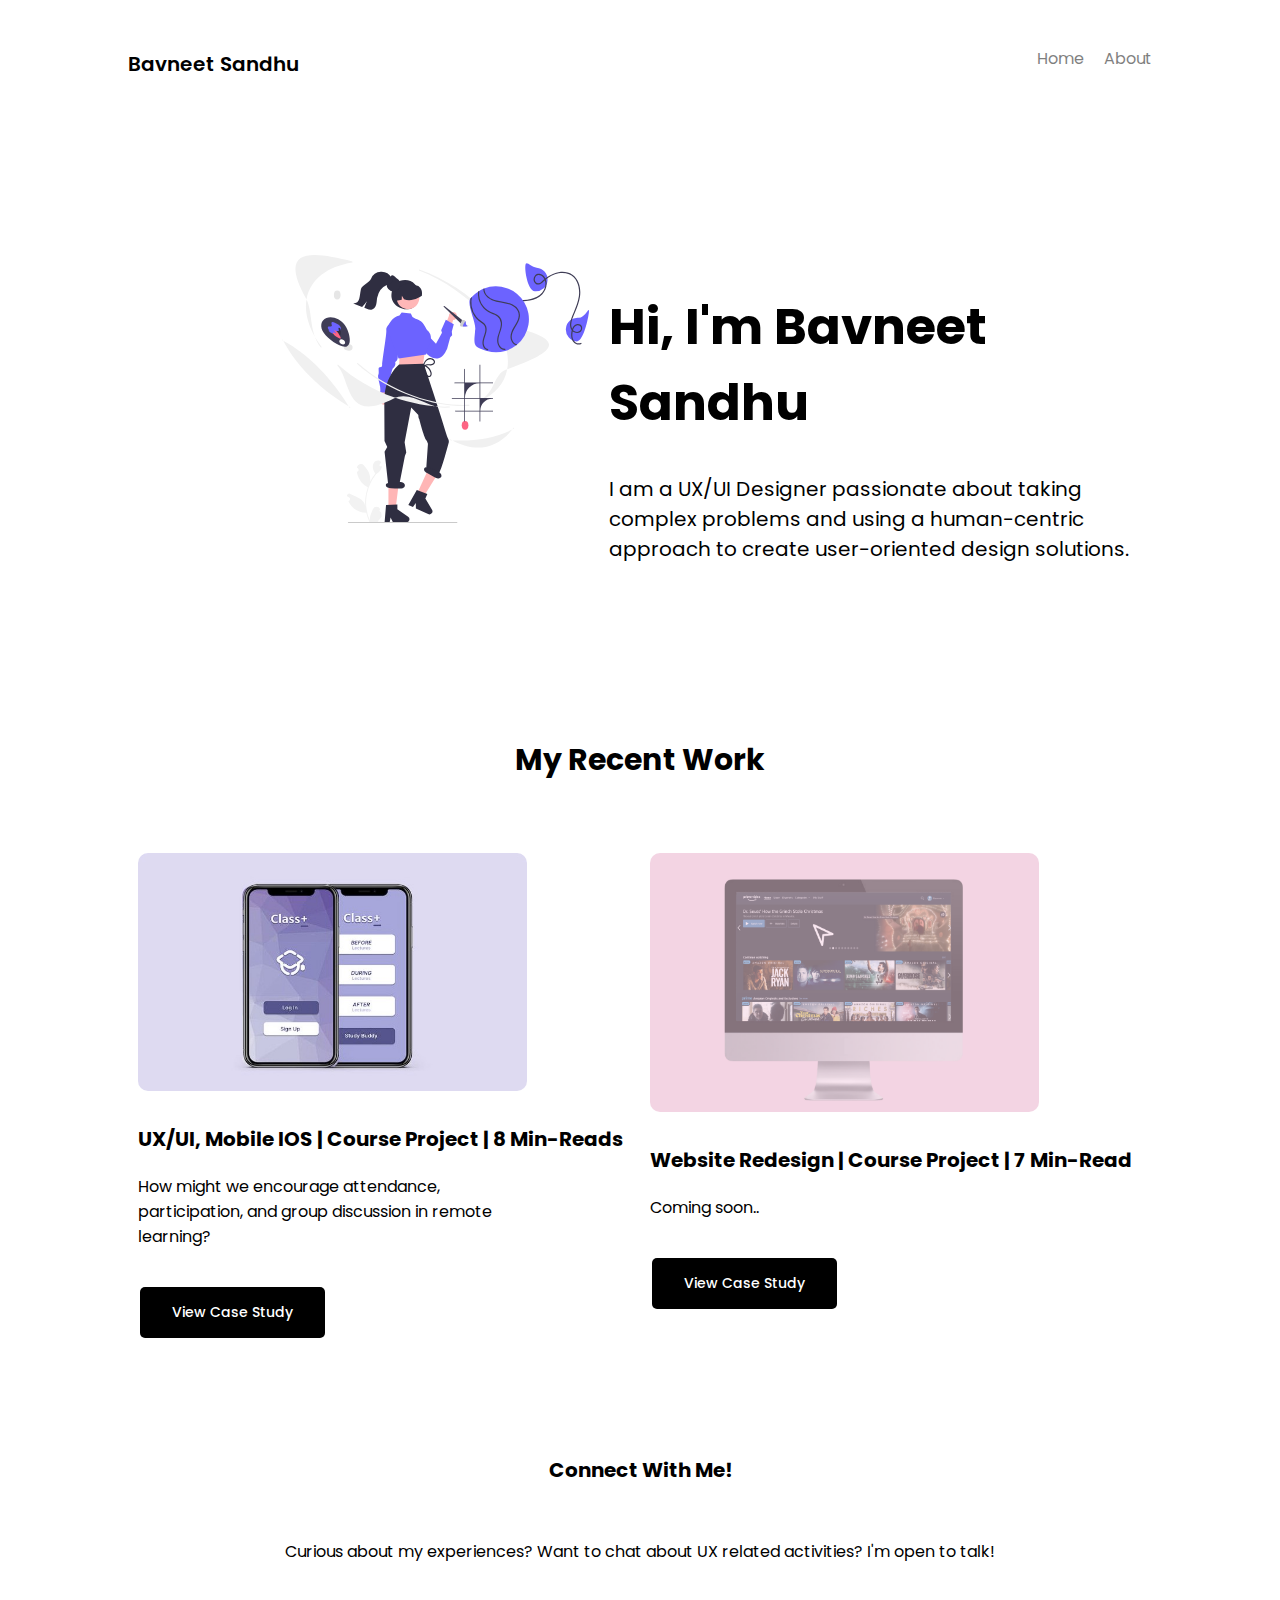
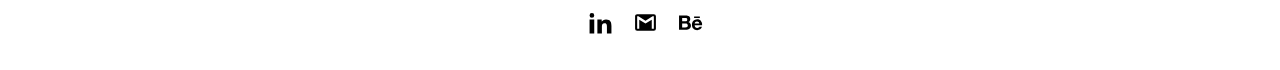
<file: index.html>
<!DOCTYPE html>
<html lang="en">
  <head>
    <meta charset="UTF-8" />
    <meta http-equiv="X-UA-Compatible" content="IE=edge" />
    <meta name="viewport" content="width=device-width, initial-scale=1.0" />
    <title>Bavneet Sandhu Portfolio</title>
    <link rel="stylesheet" href="styles.css" />
  </head>

  <body>
    <header>
      <h1 class="nav_title">Bavneet Sandhu</h1>
      <nav>
        <ul class="nav_styles">
          <li><a href="/bavsandhu.portfolio.github.io">Home</a></li>
          <li><a href="/bavsandhu.portfolio.github.io/about.html">About</a></li>
        </ul>
      </nav>
    </header>

    <div class="hero_section">
      <img
        src="media/undraw_creative_woman.svg"
        alt="hero_image"
        class="hero_image"
      />
      <section class="hero_subSection">
        <span>
          <h1 class="hero_heading">Hi, I'm Bavneet Sandhu</h1>
          <p class="hero_text">
            I am a UX/UI Designer passionate about taking complex problems and
            using a human-centric approach to create user-oriented design
            solutions.
          </p>
        </span>
      </section>
    </div>

    <main>
      <h2 class="posts_heading">My Recent Work</h2>
      <div class="grid_container">
        <div class="grid-item posts_card">
          <img
            src="media/PortfolioIMG.jpg"
            alt="mobile_apps"
            class="posts_image"
          />
          <div class="posts_cardContent">
            <h3 class="posts_cardTitle">
              UX/UI, Mobile IOS | Course Project | 8 Min-Reads
            </h3>
            <p class="posts_cardText">
              How might we encourage attendance, participation, and group
              discussion in remote learning?
            </p>
            <br />
            <div>
              <a href="/bavsandhu.portfolio.github.io/pages/CaseStudies/classPlus.html" class="button"
                >View Case Study</a
              >
            </div>
          </div>
        </div>

        <div class="grid-item posts_card">
          <img
            src="media/caseStudy2.png"
            alt="mobile_apps"
            class="posts_image"
          />
          <div class="posts_cardContent">
            <h3 class="posts_cardTitle">
              Website Redesign | Course Project | 7 Min-Read
            </h3>
            <p class="posts_cardText">Coming soon..</p>
            <br />
            <div>
              <a href="#" class="button">View Case Study</a>
            </div>
          </div>
        </div>
      </div>
    </main>
  </body>

  <br />

  <footer>
    <div class="footerSection">
      <h3 class="footer-title">Connect With Me!</h3>
      <br />
      <p class="footer-text">
        Curious about my experiences? Want to chat about UX related activities?
        I'm open to talk!
      </p>
    </div>
    <div class="footer-icons">
      <a href="http://www.linkedin.com" target="blank">
        <img src="media/icons/linkedin.svg" alt="linkedin" />
      </a>
      <a href="http://www.gmail.com" target="blank">
        <img src="media/icons/gmail.svg" alt="gmail" />
      </a>
      <a href="http://www.behance.com" target="blank">
        <img src="media/icons/behance.svg" alt="behance" />
      </a>
    </div>
    <br />
  </footer>
</html>
</file>
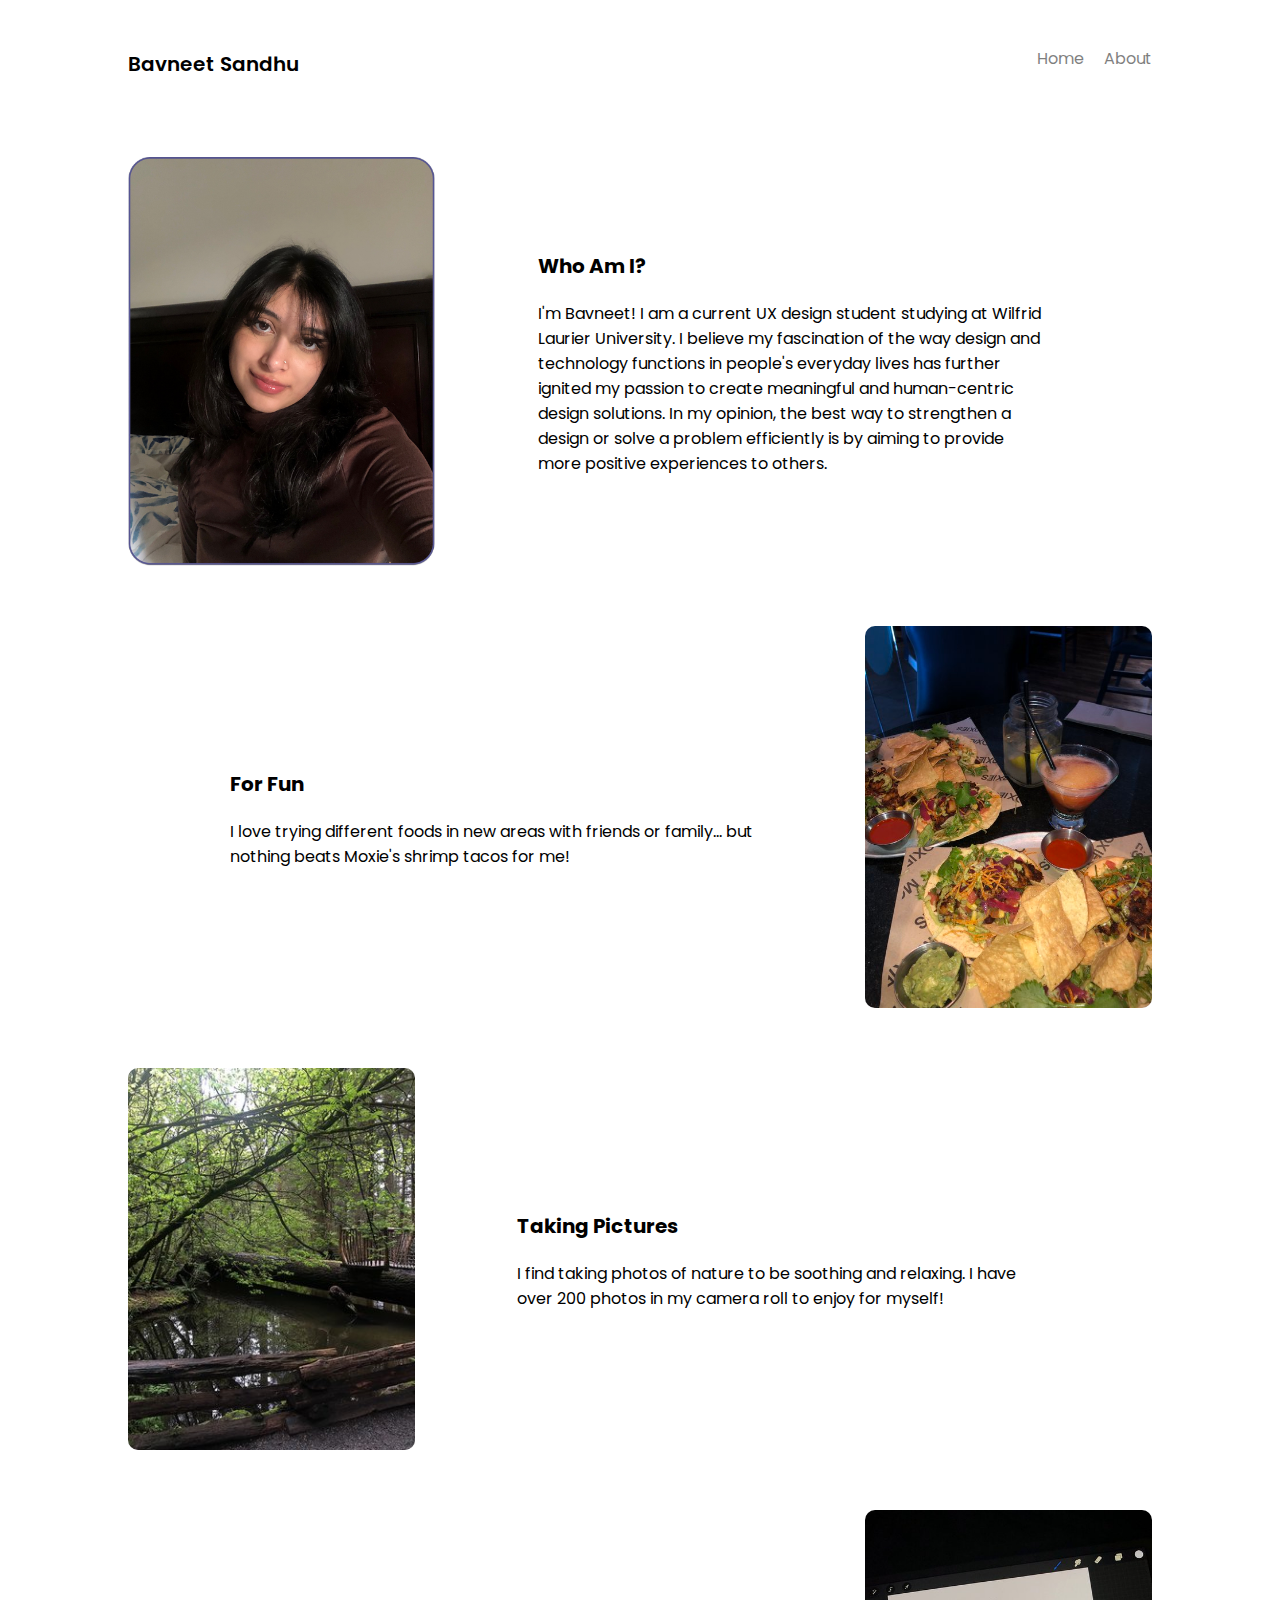
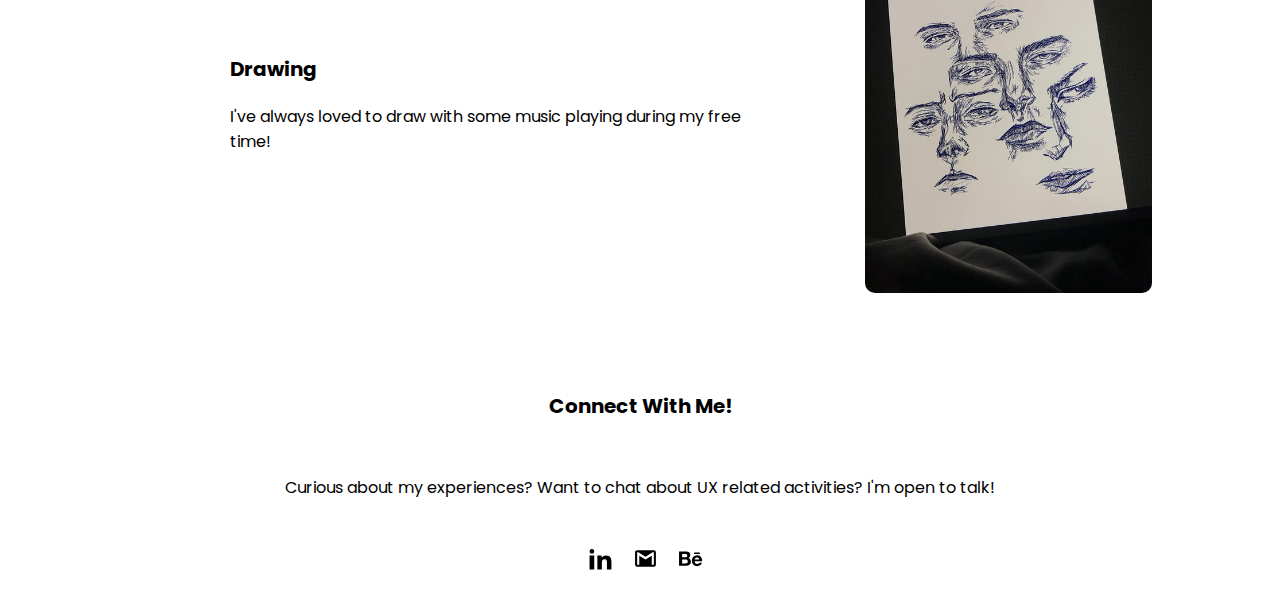
<file: about.html>
<!DOCTYPE html>
<html lang="en">
  <head>
    <meta charset="UTF-8" />
    <meta http-equiv="X-UA-Compatible" content="IE=edge" />
    <meta name="viewport" content="width=device-width, initial-scale=1.0" />
    <title>About me</title>
    <link rel="stylesheet" href="../styles.css" />
  </head>
  <body>
    <header>
      <h1 class="nav_title">Bavneet Sandhu</h1>
      <nav>
        <ul class="nav_styles">
          <li><a href="/bavsandhu.portfolio.github.io">Home</a></li>
          <li><a href="/about.html">About</a></li>
        </ul>
      </nav>
    </header>

    <div class="about">
      <div class="aboutMeSection">
        <img
          src="media/AboutImages/Me.png"
          alt="about_me_main_img"
          class="about_me_main_img"
        />
        <section class="aboutMeSubSection">
          <span>
            <h3 class="AboutMe_subTitle">Who Am I?</h3>
            <p class="AboutMe_text">
              I'm Bavneet! I am a current UX design student studying at Wilfrid
              Laurier University. I believe my fascination of the way design and
              technology functions in people's everyday lives has further
              ignited my passion to create meaningful and human-centric design
              solutions. In my opinion, the best way to strengthen a design or
              solve a problem efficiently is by aiming to provide more positive
              experiences to others.
            </p>
          </span>
        </section>
      </div>

      <div class="aboutMeSection">
        <section class="aboutMeSubSection">
          <span>
            <h3 class="AboutMe_subTitle">For Fun</h3>
            <p class="AboutMe_text">
              I love trying different foods in new areas with friends or family…
              but nothing beats Moxie's shrimp tacos for me!
            </p>
          </span>
        </section>
        <img
          src="media/AboutImages/food.jpg"
          alt="about_me_img"
          class="about_me_img"
        />
      </div>

      <div class="aboutMeSection">
        <img
          src="media/AboutImages/nature.jpg"
          alt="about_me_img"
          class="about_me_img"
        />
        <section class="aboutMeSubSection">
          <span>
            <h3 class="AboutMe_subTitle">Taking Pictures</h3>
            <p class="AboutMe_text">
              I find taking photos of nature to be soothing and relaxing. I have
              over 200 photos in my camera roll to enjoy for myself!
            </p>
          </span>
        </section>
      </div>

      <div class="aboutMeSection">
        <section class="aboutMeSubSection">
          <span>
            <h3 class="AboutMe_subTitle">Drawing</h3>
            <p class="AboutMe_text">
              I've always loved to draw with some music playing during my free
              time!
            </p>
          </span>
        </section>
        <img
          src="media/AboutImages/drawing.jpg"
          alt="about_me_img"
          class="about_me_img"
        />
      </div>
    </div>
  </body>

  <br />

  <footer>
    <div class="footerSection">
      <h3 class="footer-title">Connect With Me!</h3>
      <br />
      <p class="footer-text">
        Curious about my experiences? Want to chat about UX related activities?
        I'm open to talk!
      </p>
    </div>
    <div class="footer-icons">
      <a href="http://www.linkedin.com" target="blank">
        <img src="media/icons/linkedin.svg" alt="linkedin" />
      </a>
      <a href="http://www.gmail.com" target="blank">
        <img src="media/icons/gmail.svg" alt="gmail" />
      </a>
      <a href="http://www.behance.com" target="blank">
        <img src="media/icons/behance.svg" alt="behance" />
      </a>
    </div>
    <br />
  </footer>
</html>
</file>
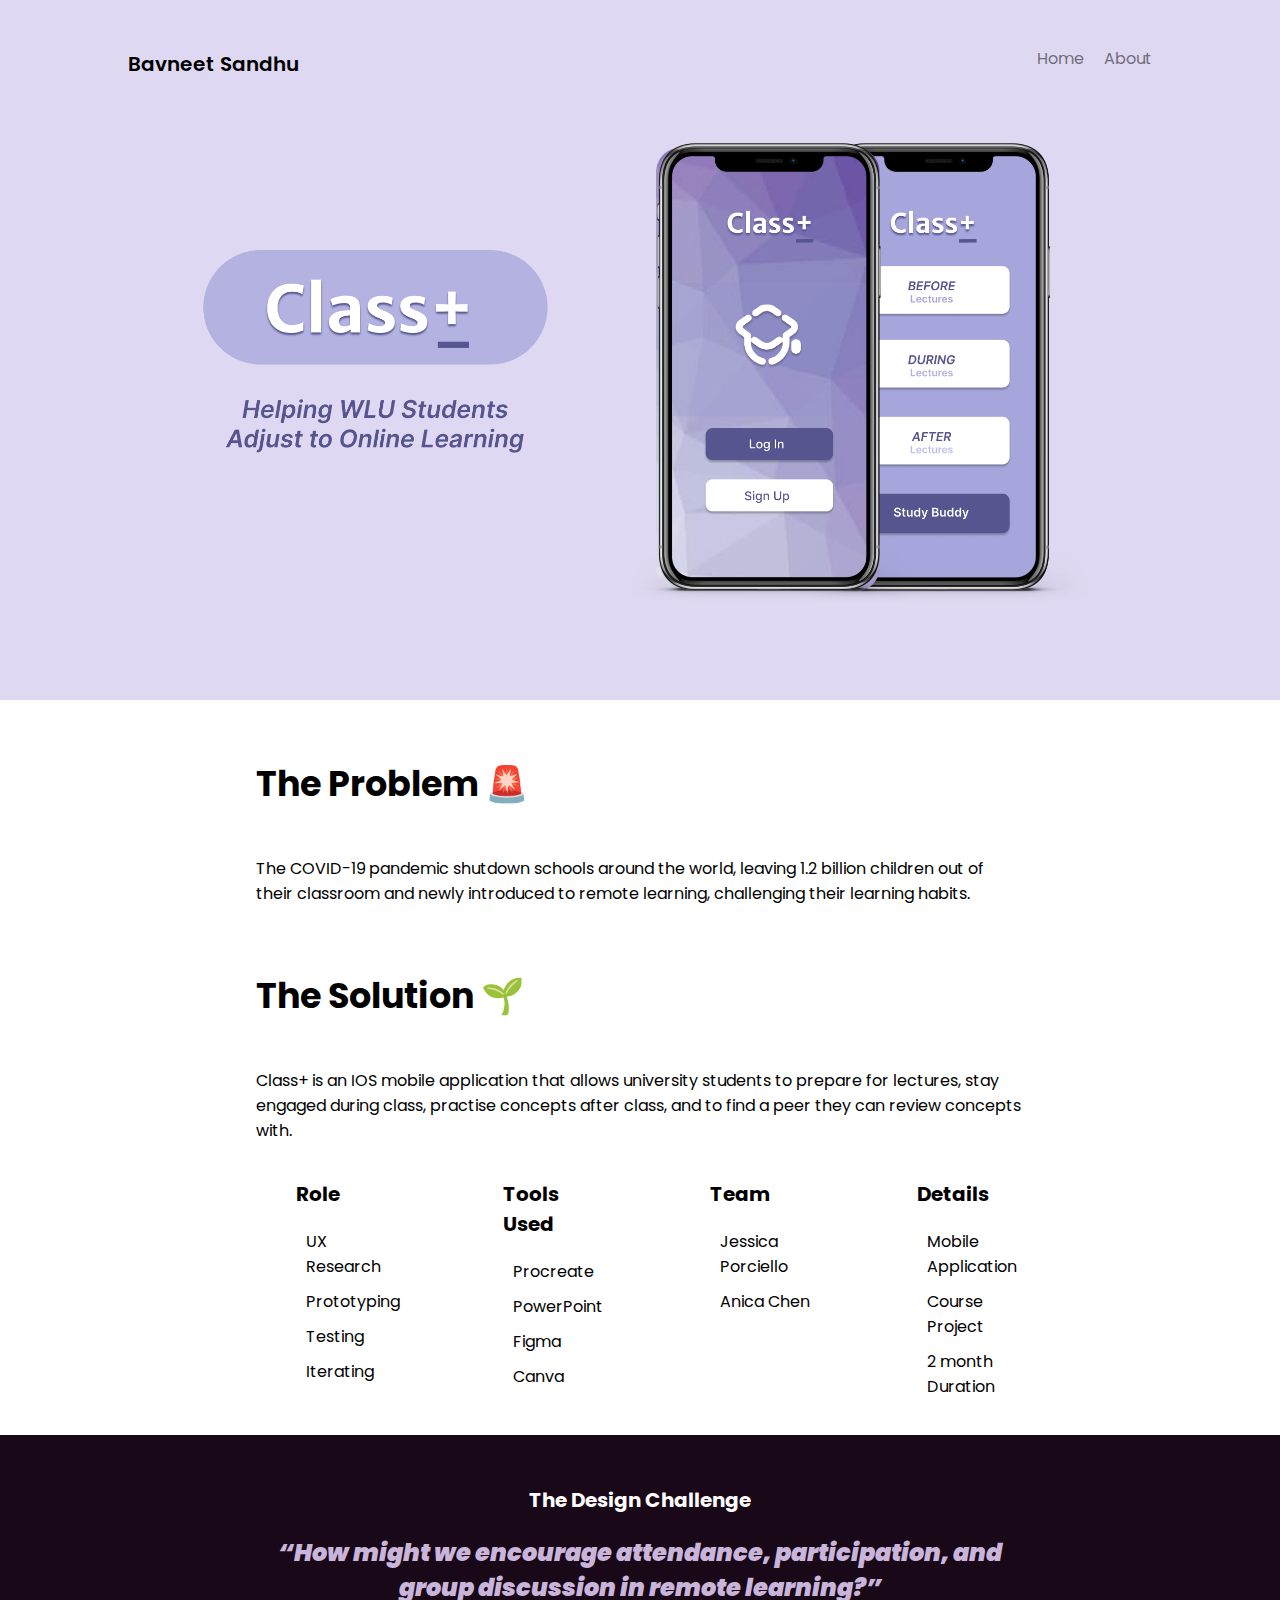
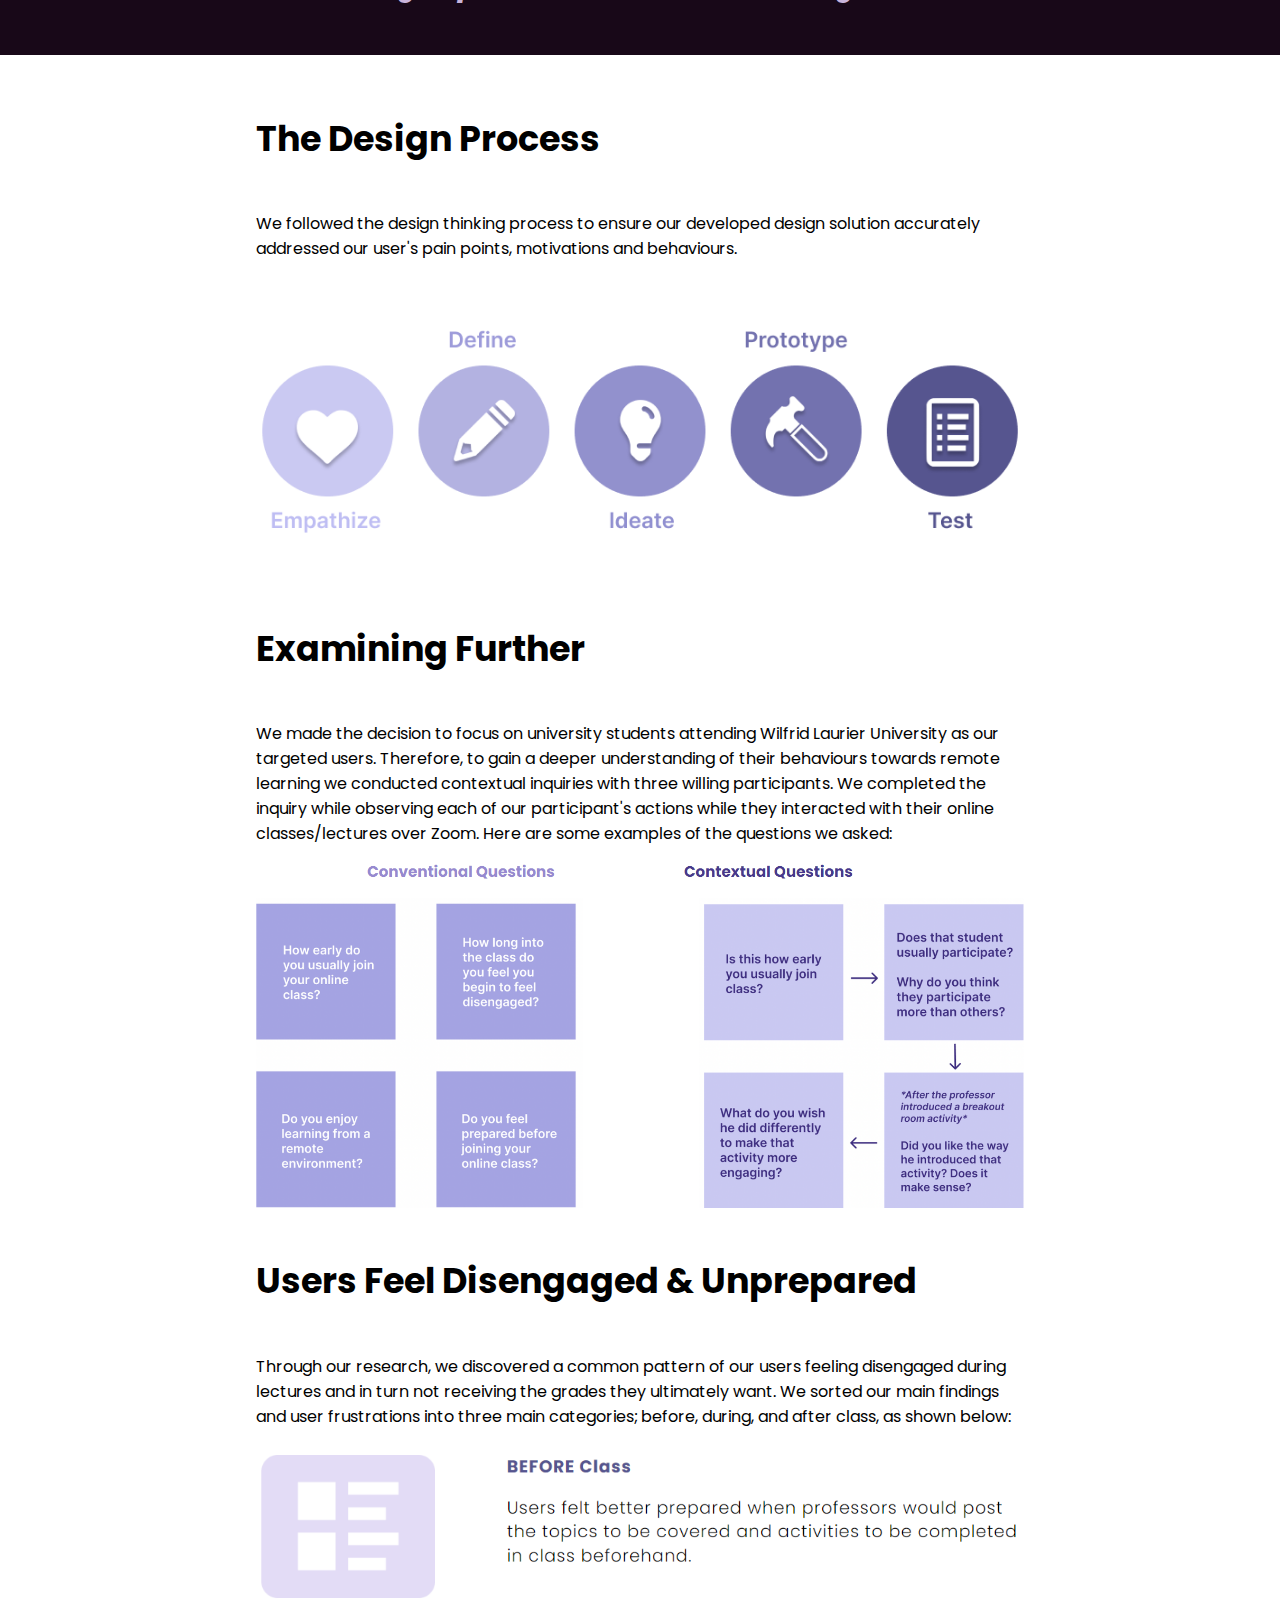
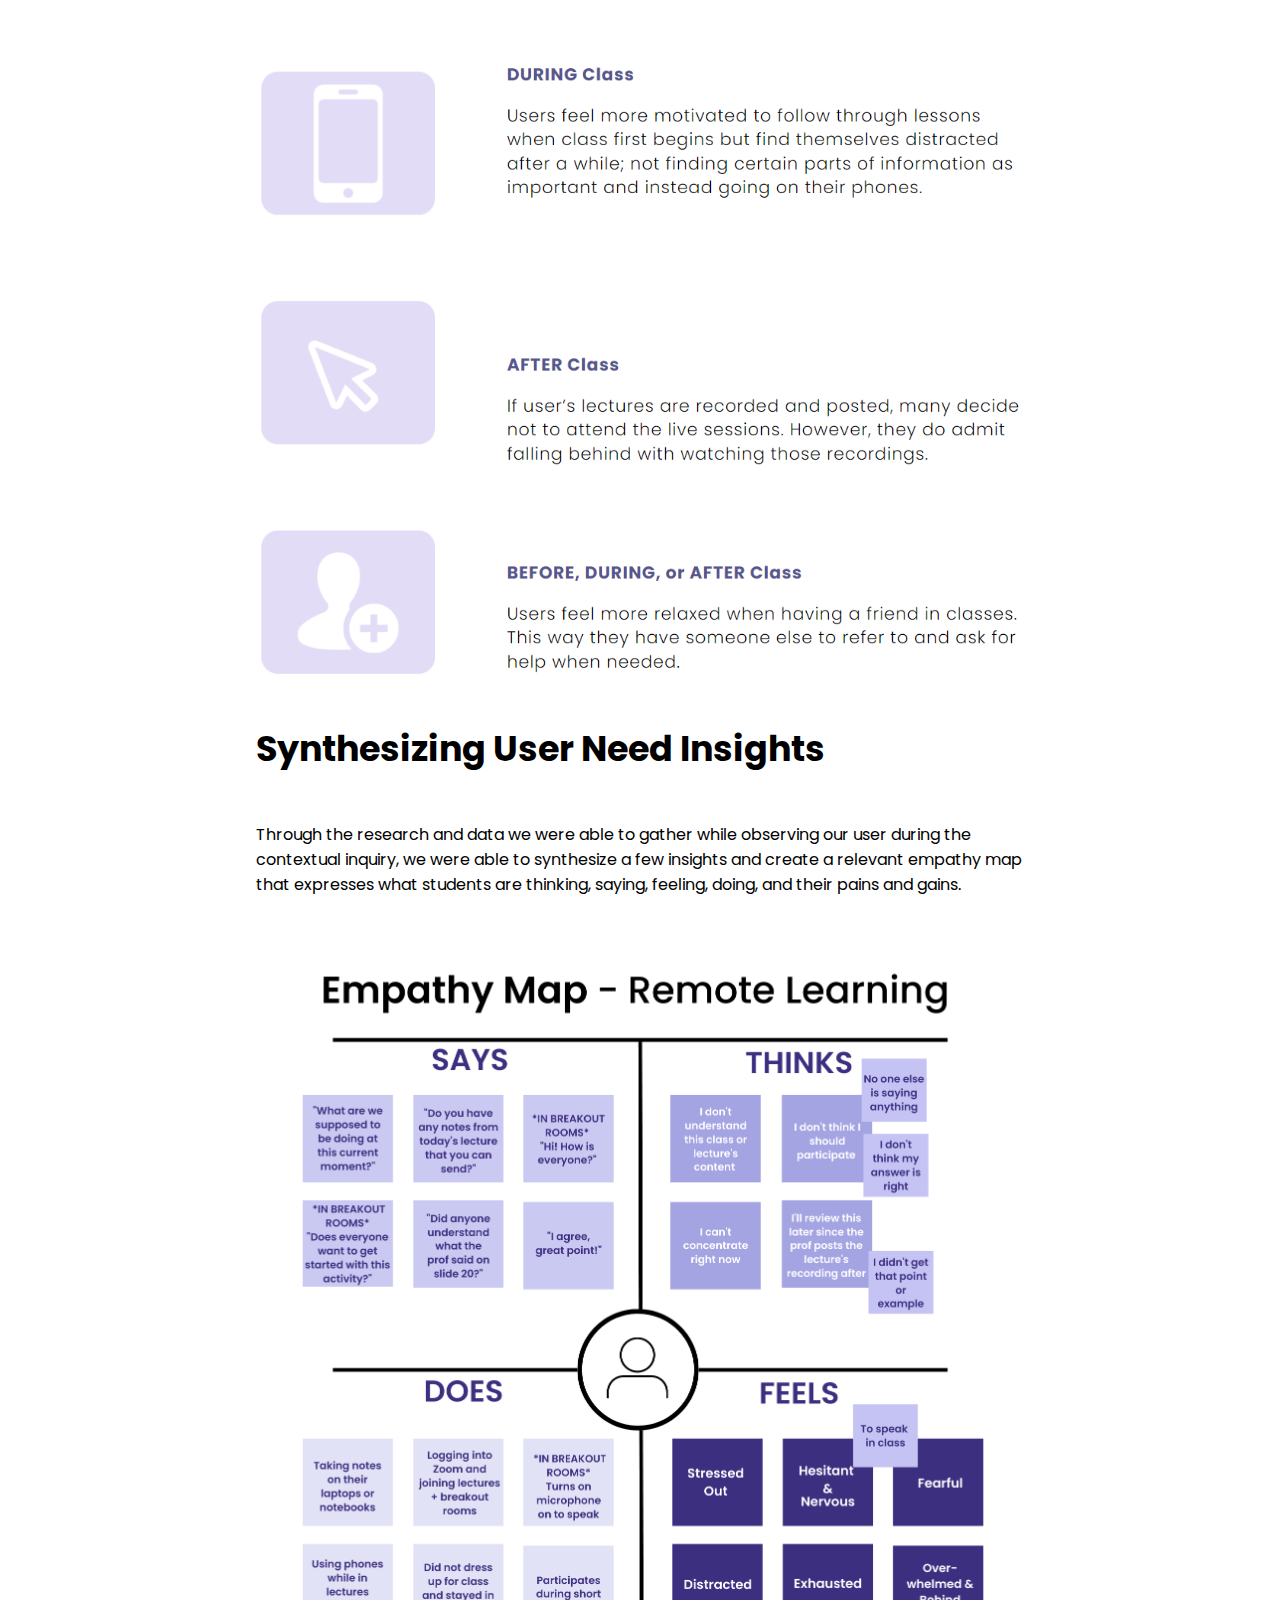
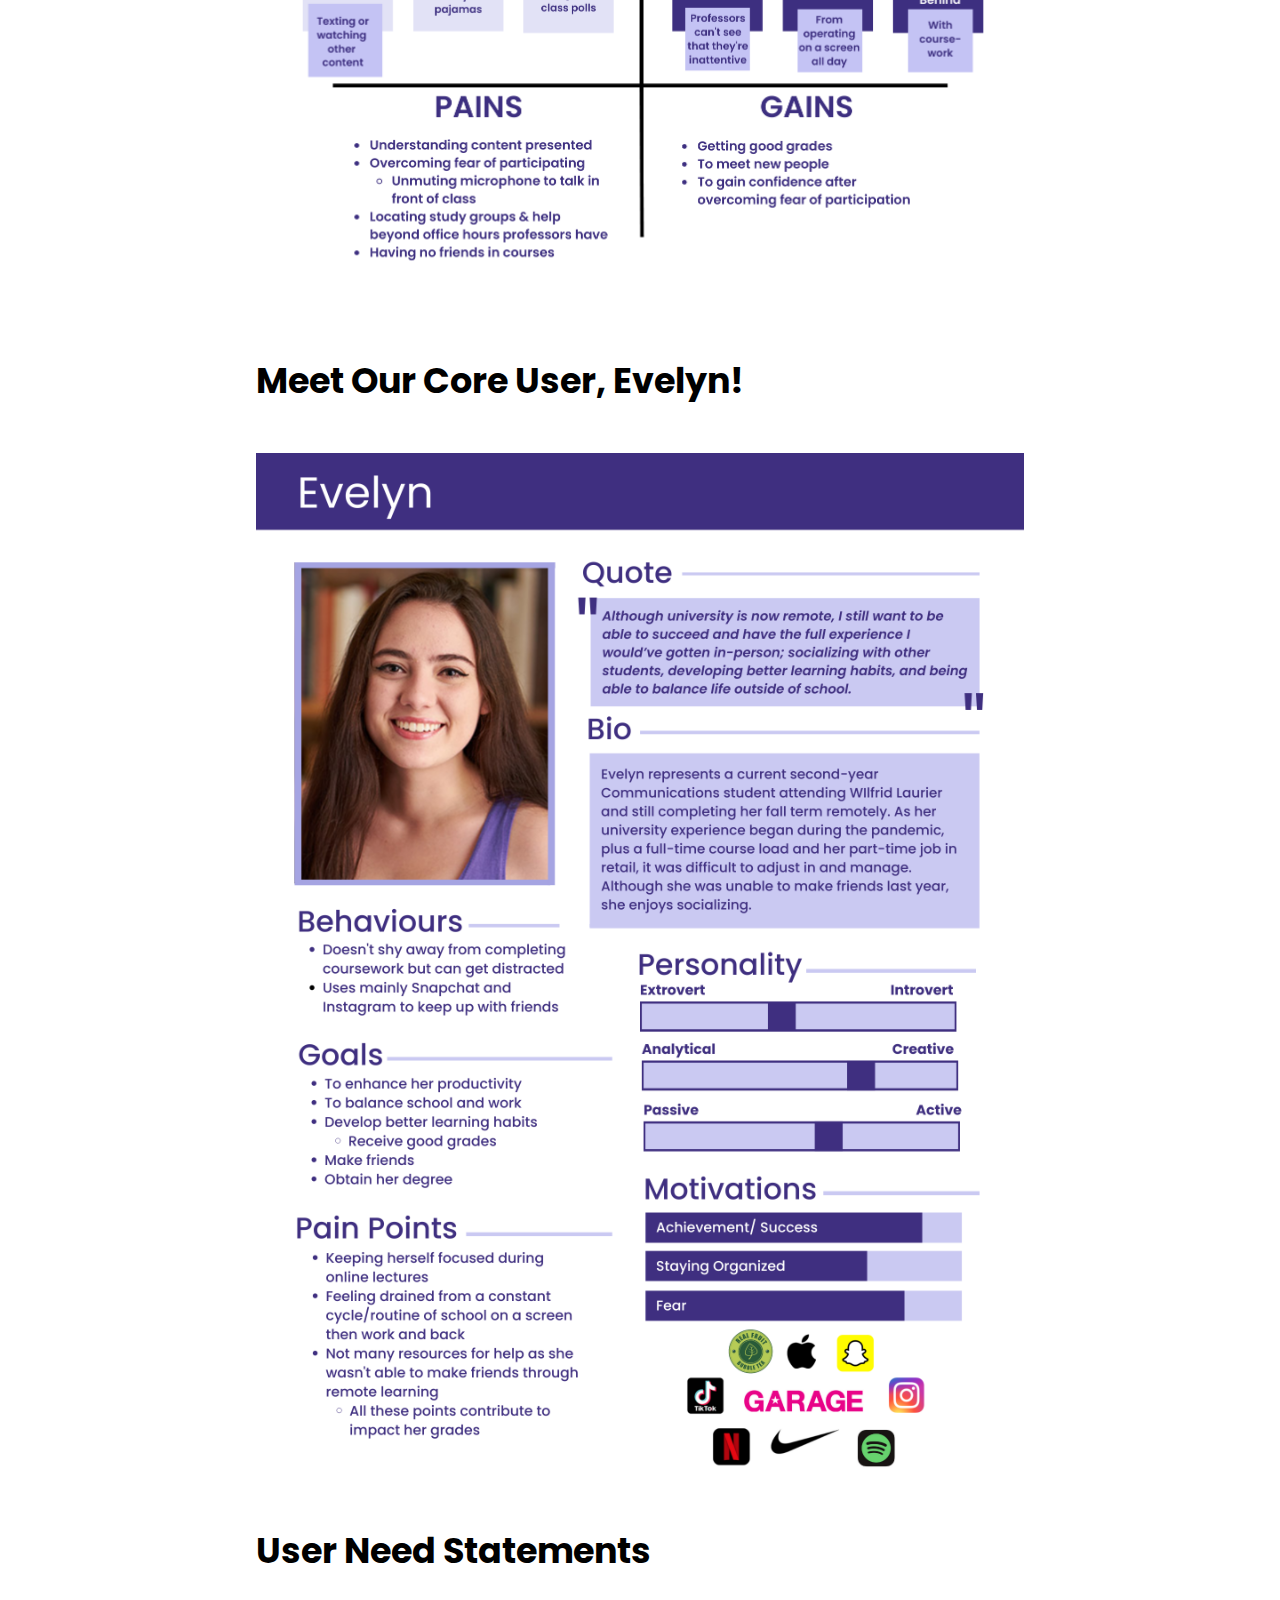
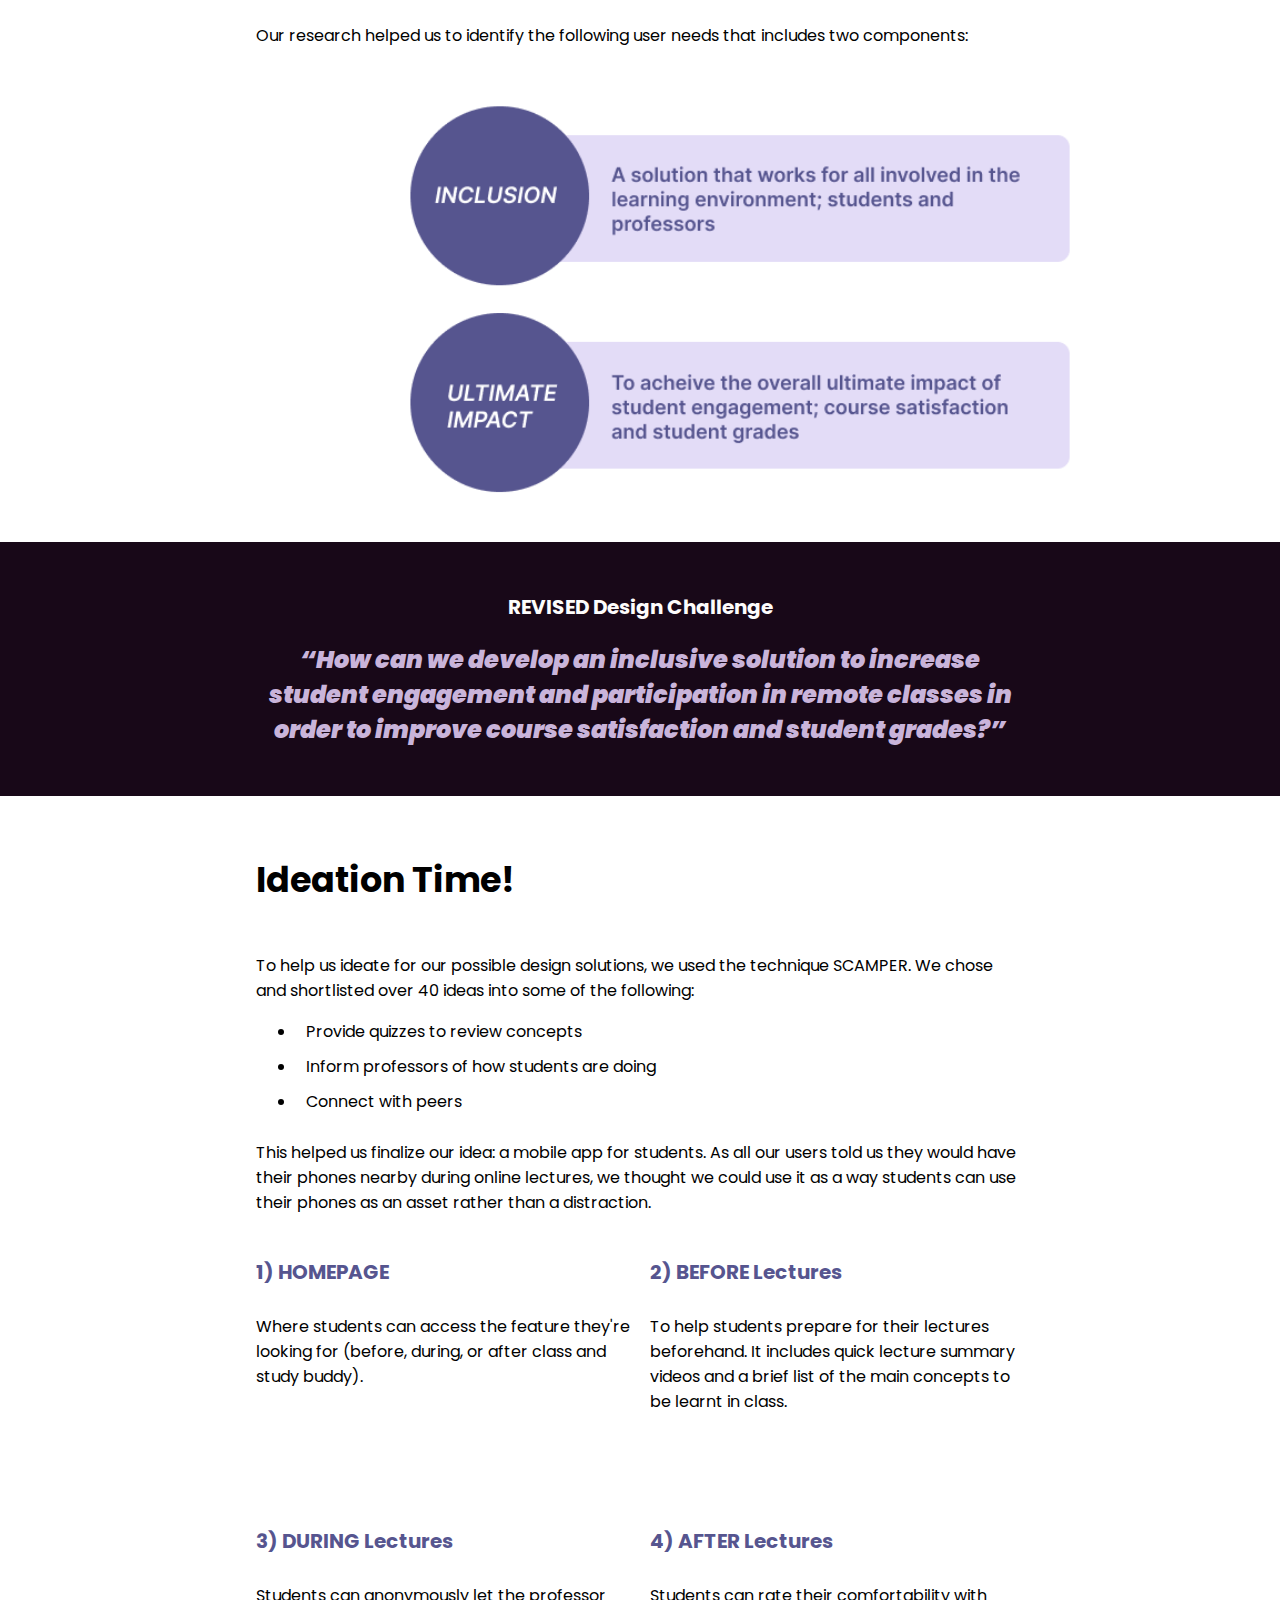
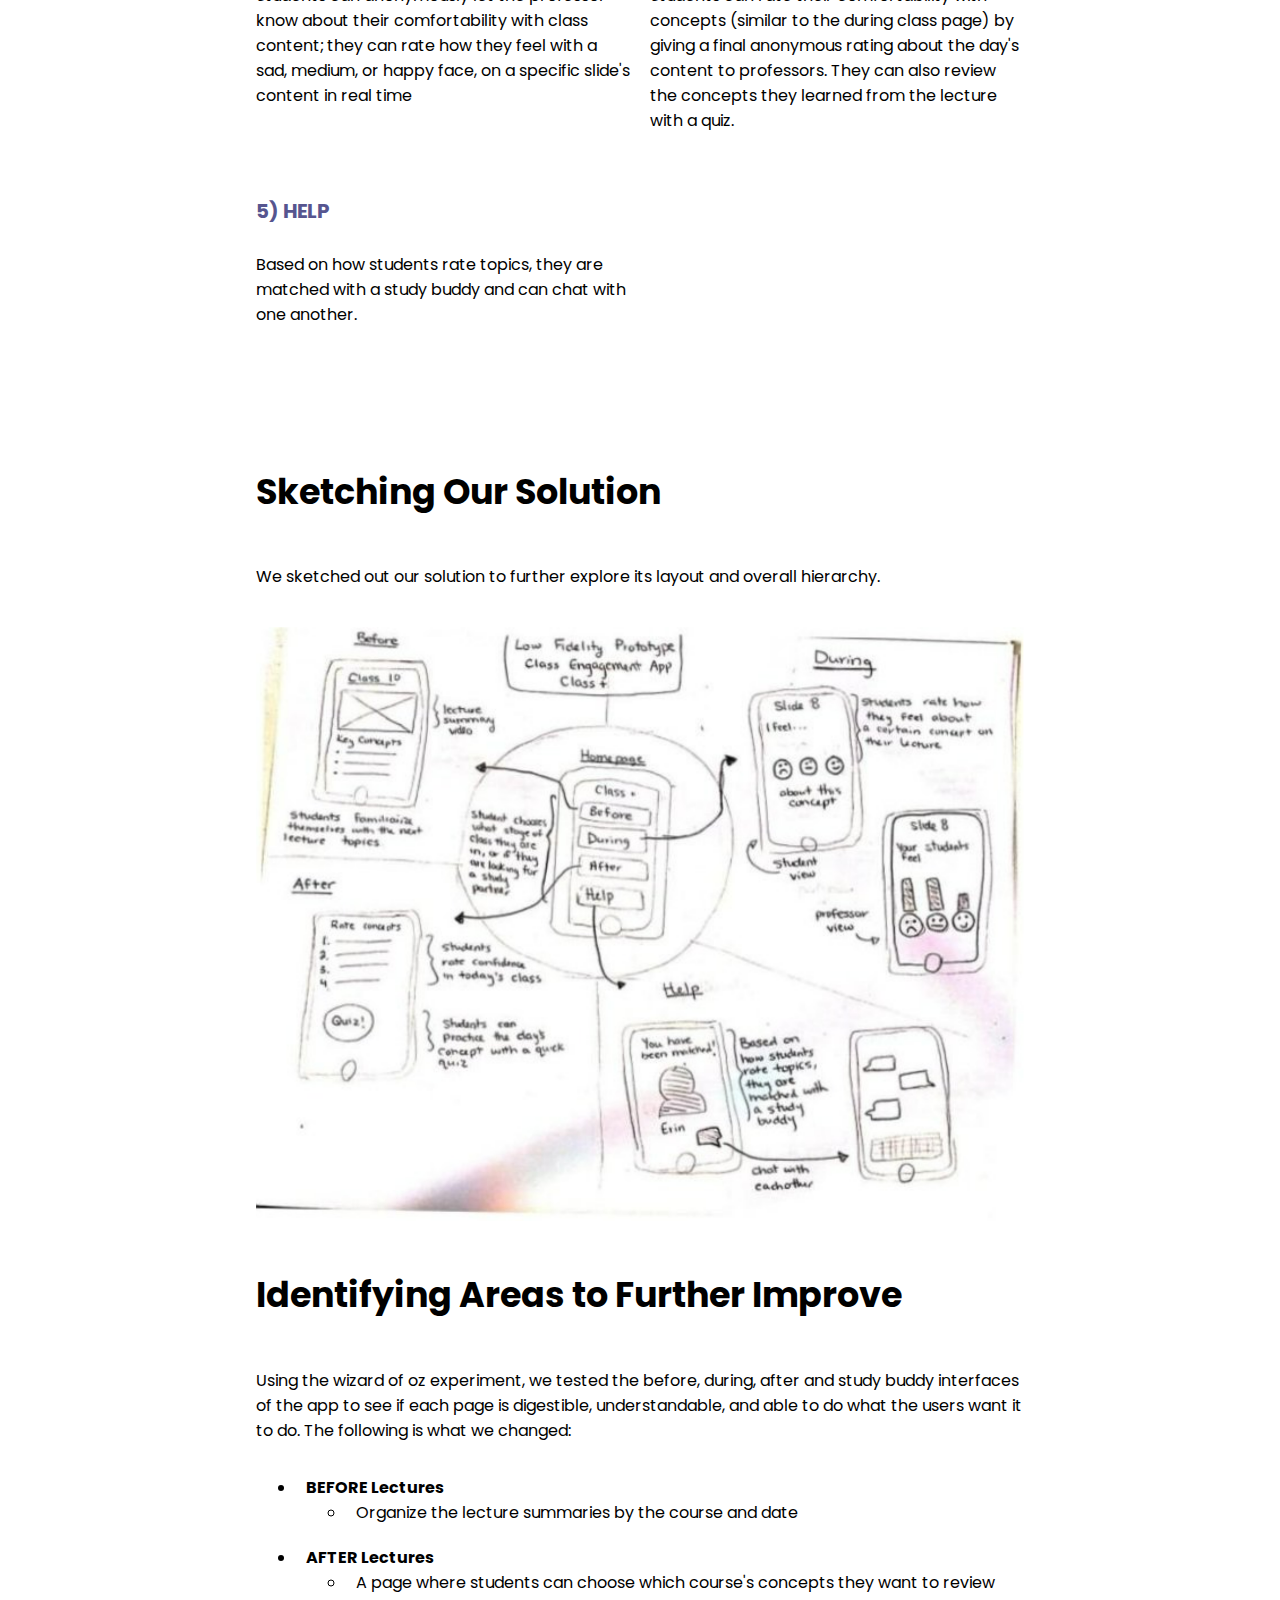
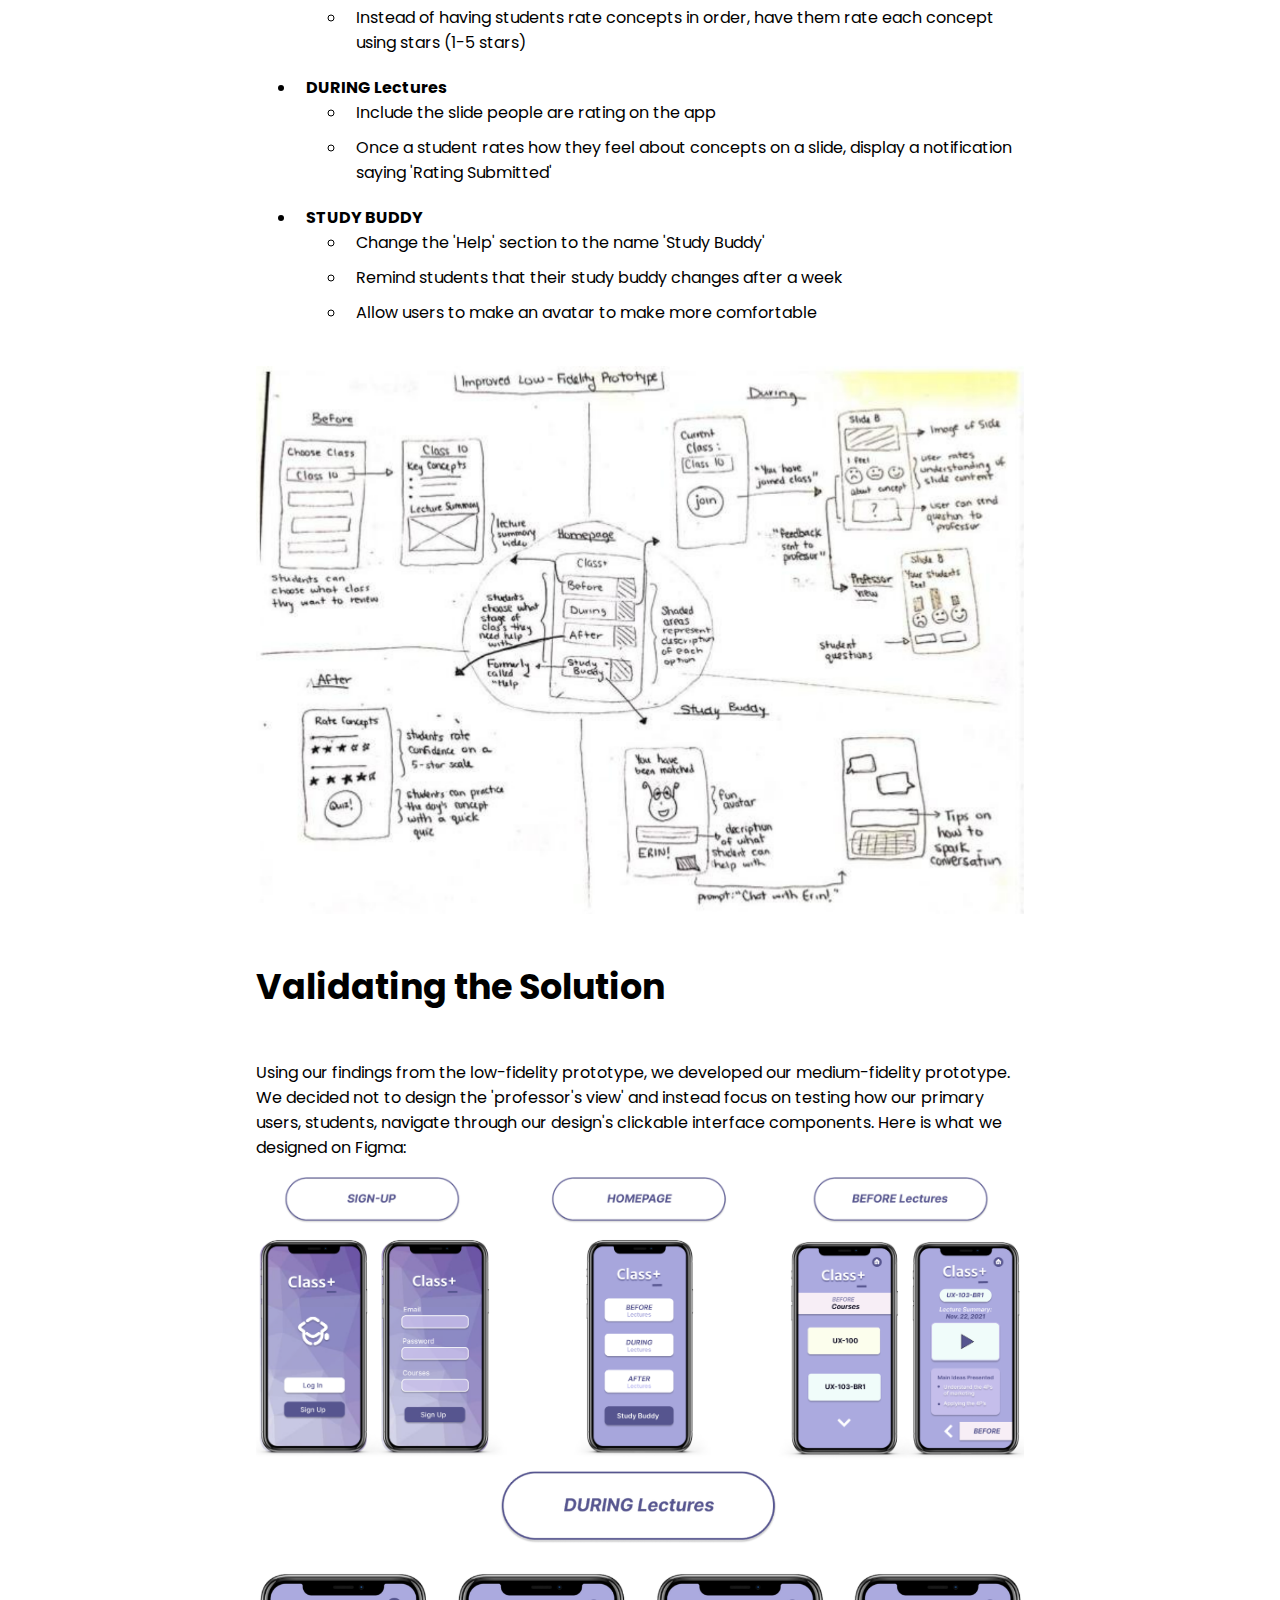
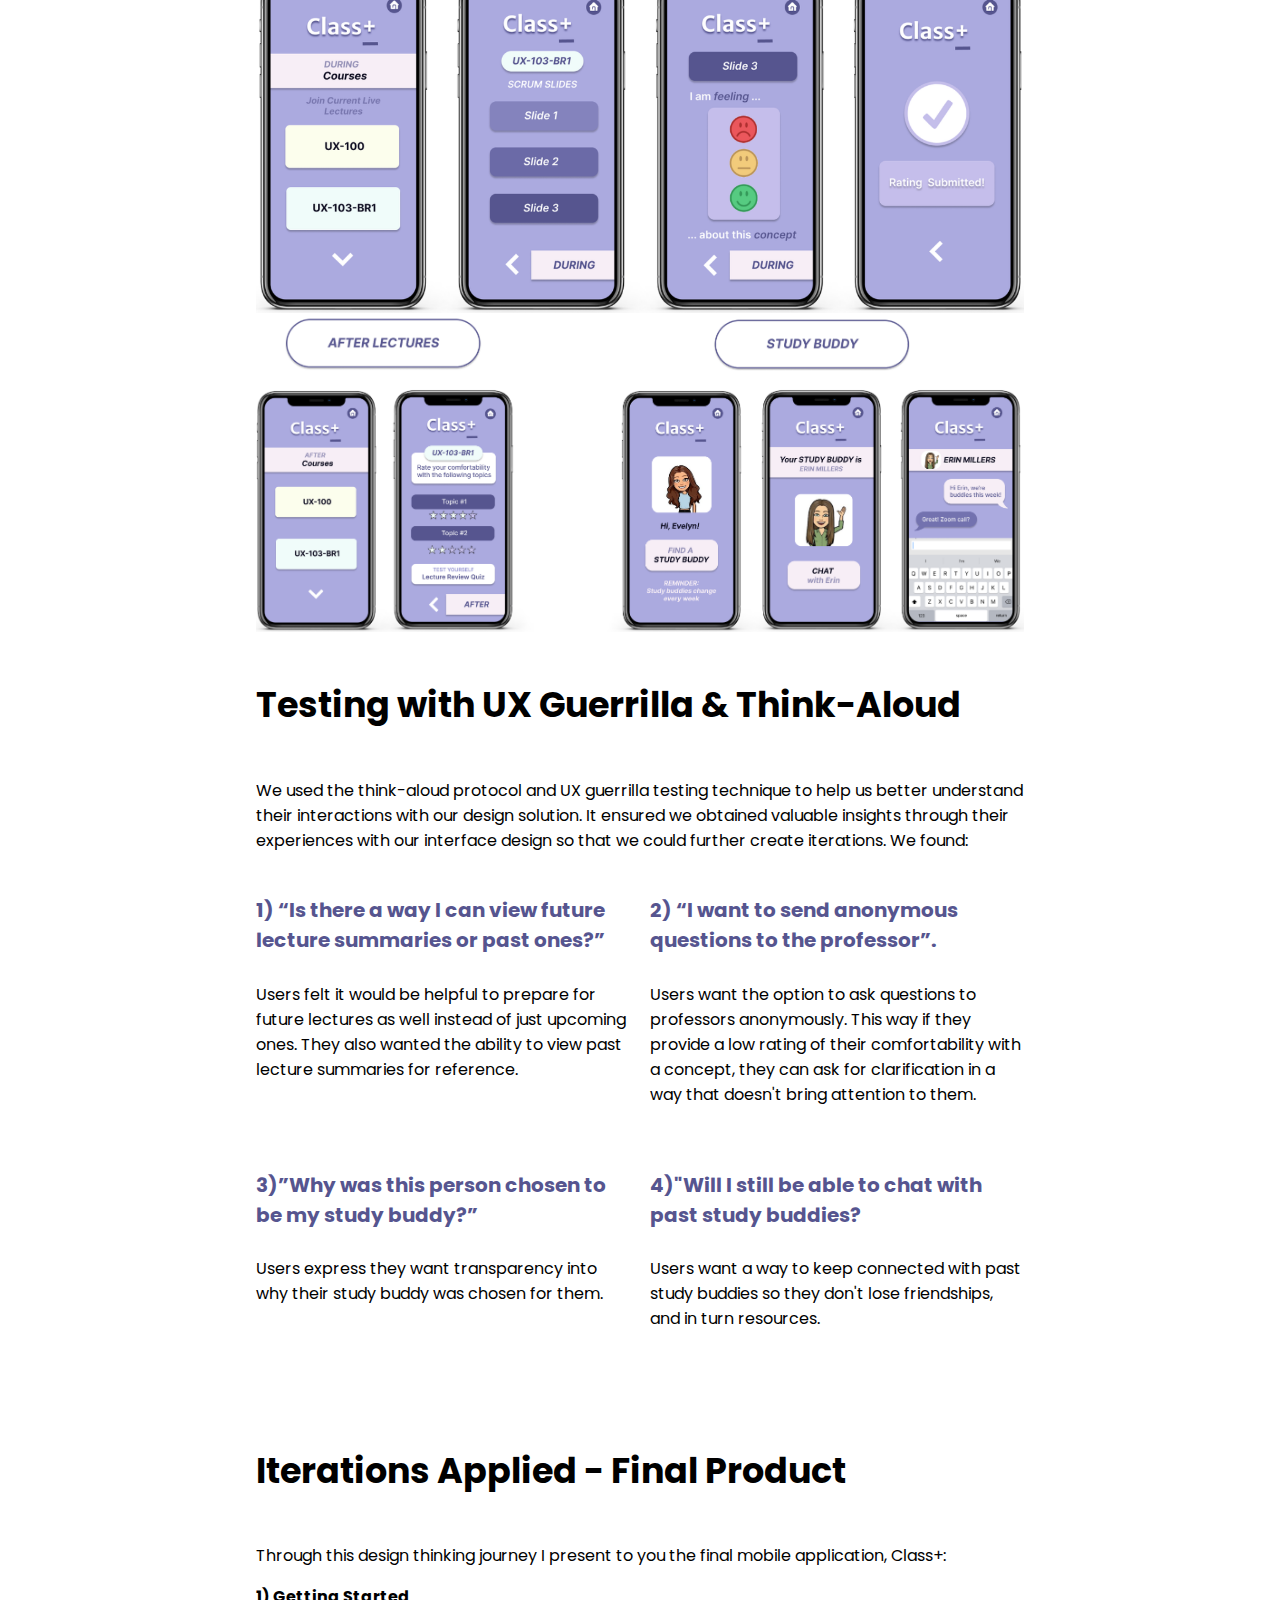
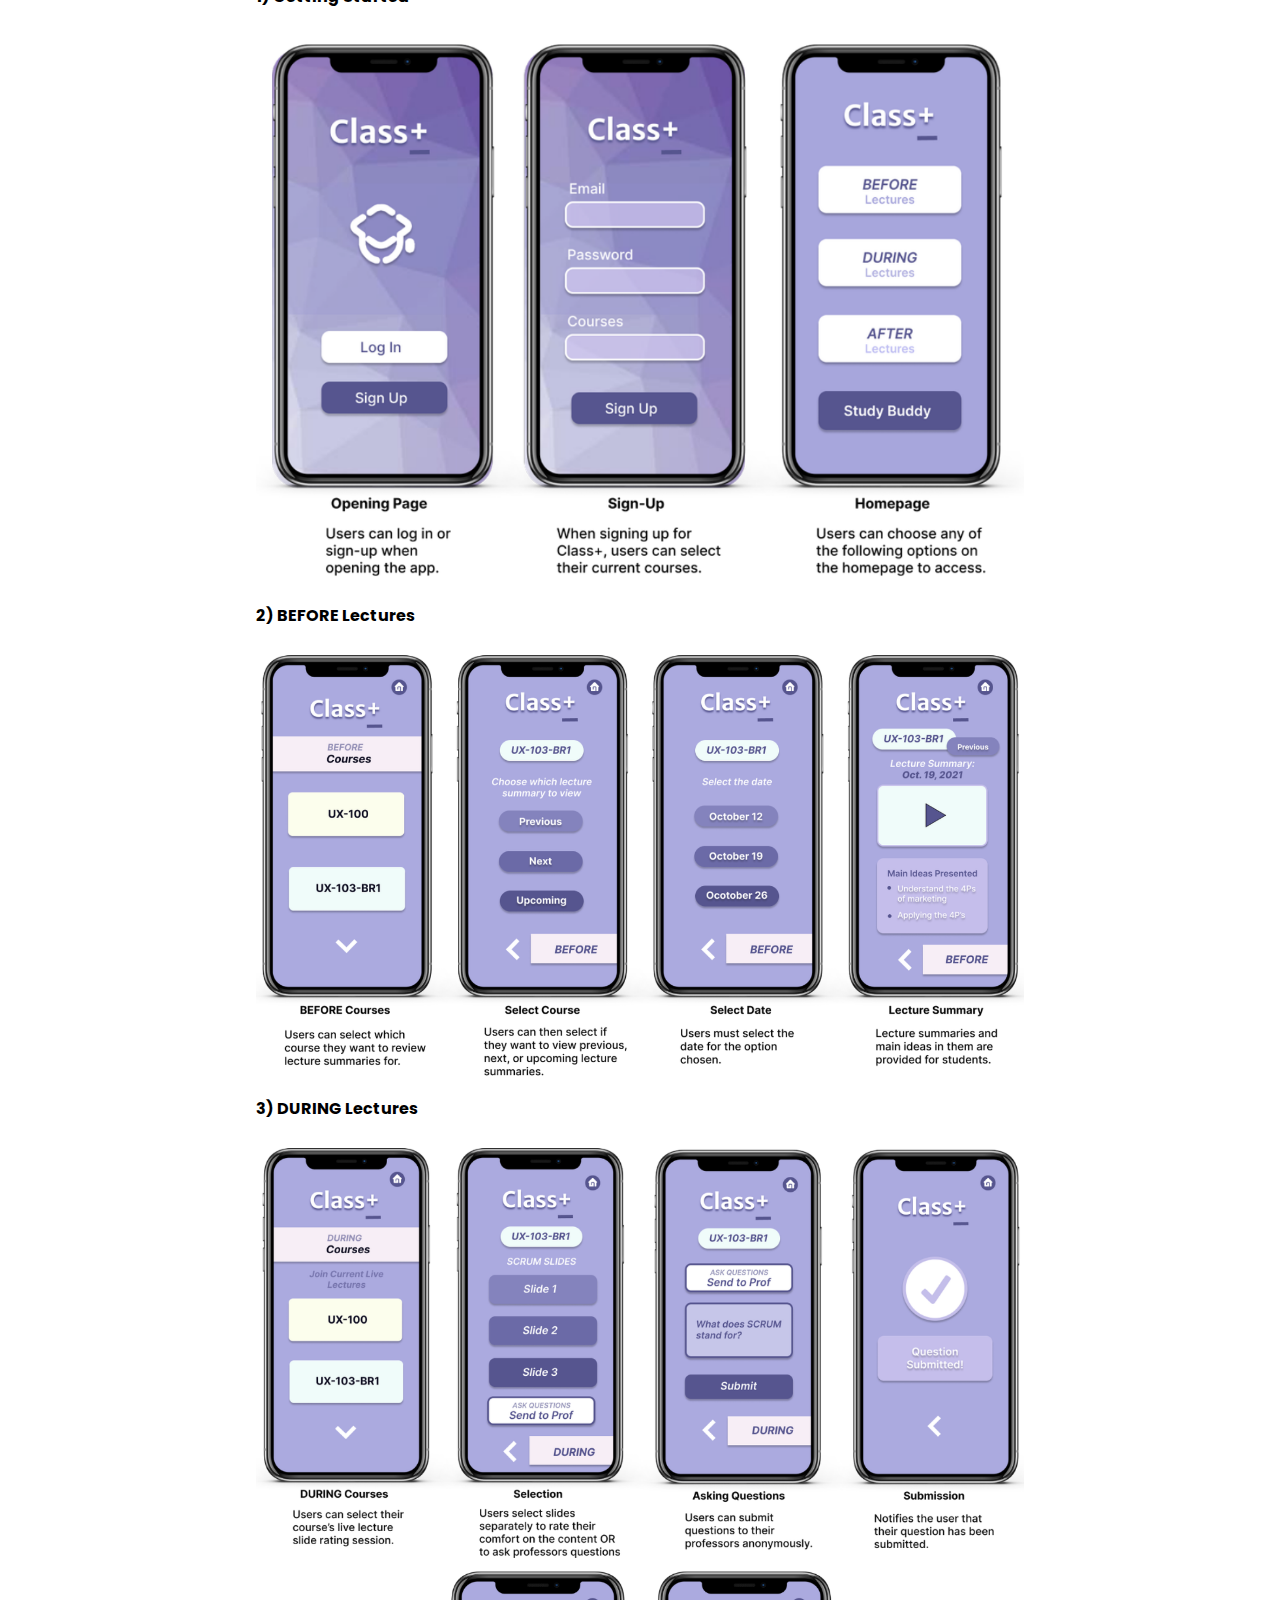
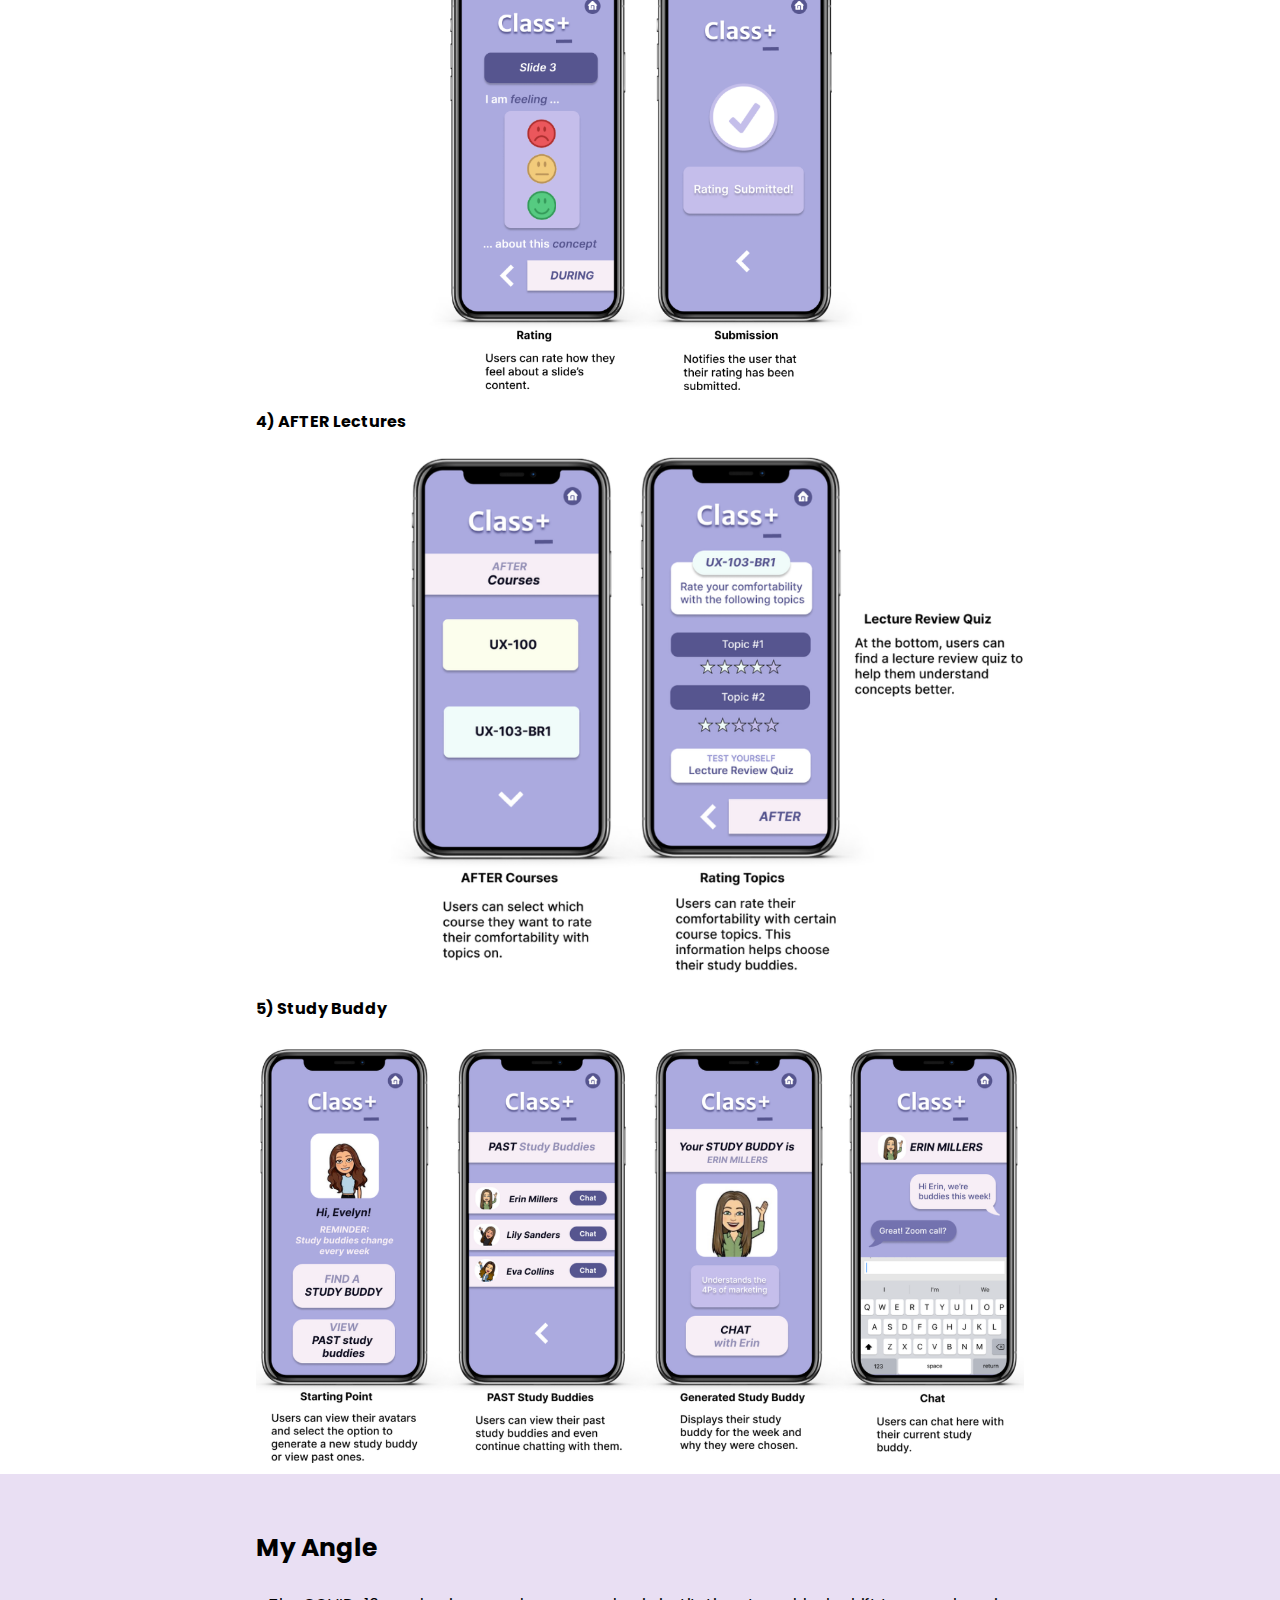
<file: pages/CaseStudies/classPlus.html>
<!DOCTYPE html>
<html lang="en">
  <head>
    <meta charset="UTF-8" />
    <meta http-equiv="X-UA-Compatible" content="IE=edge" />
    <meta name="viewport" content="width=device-width, initial-scale=1.0" />
    <title>ClassPlus</title>
    <link rel="stylesheet" href="/styles.css" />
  </head>

  <body>
    <div class="classPlus-Nav">
      <header>
        <h1 class="nav_title">Bavneet Sandhu</h1>
        <nav>
          <ul class="nav_styles">
            <li><a href="/bavsandhu.portfolio.github.io">Home</a></li>
            <li><a href="/bavsandhu.portfolio.github.io/about.html">About</a></li>
          </ul>
        </nav>
      </header>
    </div>

    <main>
      <div class="main-content">
        <!-- <h3 class="projectOverview-title">Project Overview</h3> -->
        <section class="projectOverview">
          <span>
            <h4 class="projectOverview-subtitle">The Problem 🚨</h4>
            <p class="projectOverview-text">
              The COVID-19 pandemic shutdown schools around the world, leaving
              1.2 billion children out of their classroom and newly introduced
              to remote learning, challenging their learning habits.
            </p>
          </span>
          <span>
            <h4 class="projectOverview-subtitle">The Solution 🌱</h4>
            <p class="projectOverview-text">
              Class+ is an IOS mobile application that allows university
              students to prepare for lectures, stay engaged during class,
              practise concepts after class, and to find a peer they can review
              concepts with.
            </p>
          </span>
        </section>
        <div class="projectOverview-container">
          <span class="project-item">
            <ul>
              <h3>Role</h3>
              <li>UX Research</li>
              <li>Prototyping</li>
              <li>Testing</li>
              <li>Iterating</li>
            </ul>
          </span>
          <span class="project-item">
            <ul>
              <h3>Tools Used</h3>
              <li>Procreate</li>
              <li>PowerPoint</li>
              <li>Figma</li>
              <li>Canva</li>
            </ul>
          </span>
          <span class="project-item">
            <ul>
              <h3>Team</h3>
              <li>Jessica Porciello</li>
              <li>Anica Chen</li>
            </ul>
          </span>
          <span class="project-item">
            <ul>
              <h3>Details</h3>
              <li>Mobile Application</li>
              <li>Course Project</li>
              <li>2 month Duration</li>
            </ul>
          </span>
        </div>
      </div>

      <div class="design-break">
        <span>
          <h3 class="design-title">The Design Challenge</h3>
          <h2 class="design-text">
            <i>
              <b
                >“How might we encourage attendance, participation, and group
                discussion in remote learning?”
              </b>
            </i>
          </h2>
        </span>
      </div>

      <div class="main-content">
        <section class="projectOverview">
          <span>
            <h4 class="projectOverview-subtitle">The Design Process</h4>
            <p class="projectOverview-text">
              We followed the design thinking process to ensure our developed
              design solution accurately addressed our user's pain points,
              motivations and behaviours.
            </p>
          </span>
          <img
            src="/media/classPlusImages/Portfolio-Tools.png"
            alt="classPlus-img"
            class="classPlus-img"
          />
        </section>
        <section class="projectOverview">
          <span>
            <h4 class="projectOverview-subtitle">Examining Further</h4>
            <p class="projectOverview-text">
              We made the decision to focus on university students attending
              Wilfrid Laurier University as our targeted users. Therefore, to
              gain a deeper understanding of their behaviours towards remote
              learning we conducted contextual inquiries with three willing
              participants. We completed the inquiry while observing each of our
              participant's actions while they interacted with their online
              classes/lectures over Zoom. Here are some examples of the
              questions we asked:
            </p>
          </span>
          <img
            src="/media/classPlusImages/ExamineFurther.png"
            alt="classPlus-img"
            class="classPlus-img"
          />
        </section>
        <section class="projectOverview">
          <span>
            <h4 class="projectOverview-subtitle">
              Users Feel Disengaged & Unprepared
            </h4>
            <p class="projectOverview-text">
              Through our research, we discovered a common pattern of our users
              feeling disengaged during lectures and in turn not receiving the
              grades they ultimately want. We sorted our main findings and user
              frustrations into three main categories; before, during, and after
              class, as shown below:
            </p>
          </span>
          <img
            src="/media/classPlusImages/Findings.png"
            alt="classPlus-img"
            class="classPlus-img"
          />
        </section>
        <section class="projectOverview">
          <span>
            <h4 class="projectOverview-subtitle">
              Synthesizing User Need Insights
            </h4>
            <p class="projectOverview-text">
              Through the research and data we were able to gather while
              observing our user during the contextual inquiry, we were able to
              synthesize a few insights and create a relevant empathy map that
              expresses what students are thinking, saying, feeling, doing, and
              their pains and gains.
            </p>
          </span>
          <img
            src="/media/classPlusImages/Empathy-Map.png"
            alt="classPlus-img"
            class="classPlus-img"
          />
        </section>
        <section class="projectOverview">
          <h4 class="projectOverview-subtitle">Meet Our Core User, Evelyn!</h4>
          <img
            src="/media/classPlusImages/UserPersona.png"
            alt="classPlus-img"
            class="classPlus-img"
          />
        </section>
        <section class="projectOverview">
          <span>
            <h4 class="projectOverview-subtitle">User Need Statements</h4>
            <p class="projectOverview-text">
              Our research helped us to identify the following user needs that
              includes two components:
            </p>
          </span>
          <img
            src="/media/classPlusImages/Define.png"
            alt="classPlus-img-d"
            class="classPlus-img-d"
          />
        </section>
      </div>

      <div class="design-break">
        <span>
          <h3 class="design-title">REVISED Design Challenge</h3>
          <h2 class="design-text">
            <i>
              <b
                >“How can we develop an inclusive solution to increase student
                engagement and participation in remote classes in order to
                improve course satisfaction and student grades?”
              </b>
            </i>
          </h2>
        </span>
      </div>

      <div class="main-content">
        <section class="projectOverview">
          <span>
            <h4 class="projectOverview-subtitle">Ideation Time!</h4>
            <p class="projectOverview-text">
              To help us ideate for our possible design solutions, we used the
              technique SCAMPER. We chose and shortlisted over 40 ideas into
              some of the following:
            </p>
            <ul>
              <li>Provide quizzes to review concepts</li>
              <li>Inform professors of how students are doing</li>
              <li>Connect with peers</li>
            </ul>
            <p class="projectOverview-text">
              This helped us finalize our idea: a mobile app for students. As
              all our users told us they would have their phones nearby during
              online lectures, we thought we could use it as a way students can
              use their phones as an asset rather than a distraction.
            </p>
          </span>
          <div class="ideation-container">
            <span class="project-item item-1">
              <h4 class="projectOverview-subtitle">1) HOMEPAGE</h4>
              <p class="projectOverview-text">
                Where students can access the feature they're looking for
                (before, during, or after class and study buddy).
              </p>
            </span>
            <span class="project-item item-2">
              <h4 class="projectOverview-subtitle">2) BEFORE Lectures</h4>
              <p class="projectOverview-text">
                To help students prepare for their lectures beforehand. It
                includes quick lecture summary videos and a brief list of the
                main concepts to be learnt in class.
              </p>
            </span>
            <span class="project-item item-3">
              <h4 class="projectOverview-subtitle">3) DURING Lectures</h4>
              <p class="projectOverview-text">
                Students can anonymously let the professor know about their
                comfortability with class content; they can rate how they feel
                with a sad, medium, or happy face, on a specific slide's content
                in real time
              </p>
            </span>
            <span class="project-item item-4">
              <h4 class="projectOverview-subtitle">4) AFTER Lectures</h4>
              <p class="projectOverview-text">
                Students can rate their comfortability with concepts (similar to
                the during class page) by giving a final anonymous rating about
                the day's content to professors. They can also review the
                concepts they learned from the lecture with a quiz.
              </p>
            </span>
            <span class="project-item item-5">
              <h4 class="projectOverview-subtitle">5) HELP</h4>
              <p class="projectOverview-text">
                Based on how students rate topics, they are matched with a study
                buddy and can chat with one another.
              </p>
            </span>
          </div>
        </section>
        <section class="projectOverview">
          <span>
            <h4 class="projectOverview-subtitle">Sketching Our Solution</h4>
            <p class="projectOverview-text">
              We sketched out our solution to further explore its layout and
              overall hierarchy.
            </p>
          </span>
          <img
            src="/media/classPlusImages/sketch1.png"
            alt="classPlus-img"
            class="classPlus-img"
          />
        </section>
        <section class="projectOverview">
          <span>
            <h4 class="projectOverview-subtitle">
              Identifying Areas to Further Improve
            </h4>
            <p class="projectOverview-text">
              Using the wizard of oz experiment, we tested the before, during,
              after and study buddy interfaces of the app to see if each page is
              digestible, understandable, and able to do what the users want it
              to do. The following is what we changed:
            </p>
          </span>
          <ul>
            <li>
              <b>BEFORE Lectures</b>
              <ul>
                <li>Organize the lecture summaries by the course and date</li>
              </ul>
            </li>
            <li>
              <b>AFTER Lectures</b>
              <ul>
                <li>
                  A page where students can choose which course's concepts they
                  want to review
                </li>
                <li>
                  Instead of having students rate concepts in order, have them
                  rate each concept using stars (1-5 stars)
                </li>
              </ul>
            </li>
            <li>
              <b>DURING Lectures</b>
              <ul>
                <li>Include the slide people are rating on the app</li>
                <li>
                  Once a student rates how they feel about concepts on a slide,
                  display a notification saying 'Rating Submitted'
                </li>
              </ul>
            </li>
            <li>
              <b>STUDY BUDDY</b>
              <ul>
                <li>Change the 'Help' section to the name 'Study Buddy'</li>
                <li>
                  Remind students that their study buddy changes after a week
                </li>
                <li>Allow users to make an avatar to make more comfortable</li>
              </ul>
            </li>
          </ul>
          <img
            src="/media/classPlusImages/sketch2.png"
            alt="classPlus-img"
            class="classPlus-img"
          />
        </section>
        <section>
          <span>
            <h4 class="projectOverview-subtitle">Validating the Solution</h4>
            <p class="projectOverview-text">
              Using our findings from the low-fidelity prototype, we developed
              our medium-fidelity prototype. We decided not to design the
              'professor's view' and instead focus on testing how our primary
              users, students, navigate through our design's clickable interface
              components. Here is what we designed on Figma:
            </p>
          </span>
          <img
            src="/media/classPlusImages/solution1.png"
            alt="classPlus-img"
            class="classPlus-img"
          />
          <img
            src="/media/classPlusImages/solution2.png"
            alt="classPlus-img"
            class="classPlus-img"
          />
          <img
            src="/media/classPlusImages/solution3.png"
            alt="classPlus-img"
            class="classPlus-img"
          />
        </section>
        <section>
          <span>
            <h4 class="projectOverview-subtitle">
              Testing with UX Guerrilla & Think-Aloud
            </h4>
            <p class="projectOverview-text">
              We used the think-aloud protocol and UX guerrilla testing
              technique to help us better understand their interactions with our
              design solution. It ensured we obtained valuable insights through
              their experiences with our interface design so that we could
              further create iterations. We found:
            </p>
          </span>
          <div class="testplan-container">
            <span class="project-item item-1">
              <h4 class="projectOverview-subtitle">
                1) “Is there a way I can view future lecture summaries or past
                ones?”
              </h4>
              <p class="projectOverview-text">
                Users felt it would be helpful to prepare for future lectures as
                well instead of just upcoming ones. They also wanted the ability
                to view past lecture summaries for reference.
              </p>
            </span>
            <span class="project-item item-2">
              <h4 class="projectOverview-subtitle">
                2) “I want to send anonymous questions to the professor”.
              </h4>
              <p class="projectOverview-text">
                Users want the option to ask questions to professors
                anonymously. This way if they provide a low rating of their
                comfortability with a concept, they can ask for clarification in
                a way that doesn't bring attention to them.
              </p>
            </span>
            <span class="project-item item-3">
              <h4 class="projectOverview-subtitle">
                3)”Why was this person chosen to be my study buddy?”
              </h4>
              <p class="projectOverview-text">
                Users express they want transparency into why their study buddy
                was chosen for them.
              </p>
            </span>
            <span class="project-item item-4">
              <h4 class="projectOverview-subtitle">
                4)"Will I still be able to chat with past study buddies?
              </h4>
              <p class="projectOverview-text">
                Users want a way to keep connected with past study buddies so
                they don't lose friendships, and in turn resources.
              </p>
            </span>
          </div>
        </section>
        <section>
          <span>
            <h4 class="projectOverview-subtitle">
              Iterations Applied - Final Product
            </h4>
            <p class="projectOverview-text">
              Through this design thinking journey I present to you the final
              mobile application, Class+:
            </p>
          </span>
          <section>
            <span>
              <p class="projectOverview-text"><b> 1) Getting Started</b></p>
            </span>
            <img
              src="/media/classPlusImages/final1.png"
              alt="classPlus-img"
              class="classPlus-img"
            />
          </section>
          <section>
            <span>
              <p class="projectOverview-text"><b> 2) BEFORE Lectures </b></p>
            </span>
            <img
              src="/media/classPlusImages/final2.png"
              alt="classPlus-img"
              class="classPlus-img"
            />
          </section>
          <section>
            <span>
              <p class="projectOverview-text"><b> 3) DURING Lectures </b></p>
            </span>
            <img
              src="/media/classPlusImages/final3.png"
              alt="classPlus-img"
              class="classPlus-img"
            />
          </section>
          <section>
            <span>
              <p class="projectOverview-text"><b> 4) AFTER Lectures </b></p>
            </span>
            <img
              src="/media/classPlusImages/final4.png"
              alt="classPlus-img"
              class="classPlus-img"
            />
          </section>
          <section>
            <span>
              <p class="projectOverview-text"><b> 5) Study Buddy </b></p>
            </span>
            <img
              src="/media/classPlusImages/final5.png"
              alt="classPlus-img"
              class="classPlus-img"
            />
          </section>
        </section>
      </div>

      <section>
        <div class="myAngle-break-1">
          <span>
            <h3 class="myAngle-title">My Angle</h3>
            <h2 class="myAngle-text">
              > The COVID-19 pandemic caused many academic institutions to
              suddenly shift to a new learning environment mid-semester. As
              online learning is heavily operated through technology and on
              technical devices such as a student's computer, it can cause
              communication overload. This essentially means that it can make it
              difficult for users to remain concentrated and can negatively
              impact work efficiency, accuracy and overall performance. An
              article on student's perceptions about online learning states, “in
              online learning, where computer-mediated communication is heavily
              relied on, interruptions caused by communication overload are more
              likely to happen and can occur in various forms, such as emails or
              messages sent by instructors, updated announcements in the online
              learning system, or even the reminders of the assignment deadline”
              (Conrad et al., 2022). In another study conducted on student's
              responses to abrupt online learning, we found research that
              states, “after the transition, the resources with the greatest
              decrease were student-organized study groups, peer-led team
              learning groups, and review sessions” (Jeffery et al., 2020). The
              aim with our mobile application, Class+, was to help smooth their
              transition to this new environment by providing them with
              resources and ways to increase their motivation, engagement and
              overall participation; improving their work efficiency, accuracy,
              and performance. The reason behind our decision to target
              university students as our core users was because when the
              pandemic first began, they had to transition and adjust to this
              new learning environment in the middle of their academic year. Not
              to mention, students transitioning from high school course loads
              were also suddenly thrown into a university setting that was also
              learning to adapt to the new changes/environment. It can be argued
              that as new students weren't as familiar with the resources
              available to them, it made it even more difficult for them to
              access through remote means.
            </h2>
          </span>
        </div>

        <br />

        <div class="myAngle-break-2">
          <span>
            <h3 class="myAngle-title">References</h3>
            <h2 class="myAngle-text">
              Conrad, C., Deng, Q., Caron, I., Shkurska, O., Skerrett, P., &
              Sundararajan, B. (2022). How student perceptions about online
              learning difficulty influenced their satisfaction during Canada's
              Covid-19 response. British Journal of Educational Technology,
              53(3), 534-557. https://doi.org/10.1111/bjet.13206 Jeffery, K.A.,
              and Bauer, C.F. (2020). Students' responses to emergency remote
              online teaching reveal critical factors for all teaching. Journal
              of Chemical Education, 97(9), 2472-2485.
              https://doi-org.libproxy.wlu.ca/10.1021/acs.jchemed.0c00736
            </h2>
          </span>
        </div>
      </section>
    </main>

    <footer>
      <div class="footerSection">
        <h3 class="footer-title">Connect With Me!</h3>
        <br />
        <p class="footer-text">
          Curious about my experiences? Want to chat about UX related
          activities? I'm open to talk!
        </p>
      </div>
      <div class="footer-icons">
        <a href="http://www.linkedin.com" target="blank">
          <img src="/media/icons/linkedin.svg" alt="linkedin" />
        </a>
        <a href="http://www.gmail.com" target="blank">
          <img src="/media/icons/gmail.svg" alt="gmail" />
        </a>
        <a href="http://www.behance.com" target="blank">
          <img src="/media/icons/behance.svg" alt="behance" />
        </a>
      </div>
      <br />
    </footer>
  </body>
  <br />
</html>
</file>
<file: styles.css>
@import url("https://fonts.googleapis.com/css2?family=Poppins:ital,wght@0,100;0,400;0,500;0,600;0,700;1,100&display=swap");


body {
  margin: 0px;
}

/* Navigation Start */

.nav_title {
  font-family: "Poppins", sans-serif;
  font-size: 20px;
  font-weight: 600;
  color: #000;
  text-align: center;
}

h2 {
  font-family: "Poppins", sans-serif;
  font-size: 20px;
  font-weight: 700;
  color: #000;
  text-align: center;
}

li,
a {
  font-family: "Poppins", sans-serif;
  font-weight: 400;
  font-size: 16 px;
  color: black;
  text-decoration: none;
  padding: 0px 0px 10px 10px;
}

header {
  display: flex;
  justify-content: space-between;
  align-items: center;
  padding: 30px 10%;
}

.nav_styles {
  display: flex;
  justify-content: center;
  list-style: none;
}

.nav_styles li a {
  opacity: 0.5;
  transition: 0.3s;
}

.nav_styles li a:hover {
  color: rgb(108,99,255);
  opacity: 1;
}

/* Hero Content Start */

.hero_section {
  display: flex;
  padding: 10%;
}

.hero_subSection {
  display: flex;
  align-self: center;
}

.hero_heading {
  font-family: "Poppins", sans-serif;
  font-size: 50px;
  font-weight: 700;
  color: #000;
  text-align: left;
}

.hero_text {
  font-family: "Poppins", sans-serif;
  font-size: 20px;
  font-weight: 400;
  color: #000;
  text-align: left;
}

.hero_image {
  margin-left: 15%;
  margin-right: 2%;
  width: 30%;
  height: 30%;
}

/* Posts Content Start */

.grid_container {
  display: grid;
  grid-template-columns: 1fr 1fr;
  padding: 2% 10% 2%;
}

.posts_heading {
  font-family: "Poppins", sans-serif;
  font-size: 30px;
  font-weight: 700;
  color: #000;
  text-align: center;
}

.posts_container {
  display: flex;
  flex-wrap: wrap;
  justify-content: space-between;
  padding-left: 5%;
}

.posts_card {
  display: grid;
  width: 95%;
  margin: 10px 0px;
  padding: 10px;
}

.posts_card img {
  width: 80%;
  height: 95%;
  border-radius: 10px;
}

.posts_card h3 {
  font-family: "Poppins", sans-serif;
  font-size: 20px;
  font-weight: 700;
  color: #000;
  text-align: left;
}

.posts_card p {
  font-family: "Poppins", sans-serif;
  font-size: 16px;
  font-weight: 400;
  color: #000;
  text-align: left;
  inline-size: 80%;
  overflow-wrap: break-word;
}

.posts_cardContent {
  background-color: white;
}

.button {
  display: inline-block;
  background-color: black;
  border-radius: 5px;
  padding: 15px 32px;
  margin: 4px 2px;
  cursor: pointer;

  font-family: "Poppins", sans-serif;
  font-size: 14px;
  font-weight: 500;
  text-align: center;
  color: white;
}

.button:hover {
  background-color: rgb(108,99,255);
  transition: 0.5s;
  color: black;
}

/* Footer Content Start */

footer {
  display: flex;
  flex-direction: column;
}

.footerSection {
  display: flex;
  flex-direction: column;
  align-items: center;
  padding: 30px 10%;
}

.footer-title {
  font-family: "Poppins", sans-serif;
  font-size: 20px;
  font-weight: 700;
  color: #000;
  text-align: center;
}

.footer-text {
  font-family: "Poppins", sans-serif;
  font-size: 16px;
  font-weight: 400;
  color: #000;
  text-align: center;
}

.footer-icons {
  display: flex;
  align-items: center;
  justify-content: center;
}

.footer-icons a img {
  margin: 0 5px;
  width: 25px;
  height: 25px;
}

/* About me Start */

.aboutMeSection {
  display: flex;
  flex-direction: row;
  align-items: center;
  padding: 30px 10%;
}

.about_me_main_img {
  width: 30%;
  height: 30%;
}

.about_me_img {
  width: 28%;
  height: 28%;
  border-radius: 10px;
}

.aboutMeSubSection {
  display: flex;
  flex-direction: column;
  align-items: center;
  padding: 30px 10%;
}

.aboutMeSubSection h3 {
  font-family: "Poppins", sans-serif;
  font-size: 20px;
  font-weight: 700;
  color: #000;
  text-align: left;
}

.aboutMeSubSection p {
  font-family: "Poppins", sans-serif;
  font-size: 16px;
  font-weight: 400;
  color: #000;
  text-align: left;
}

/* classPlus Start */

.main-content {
  display: flex;
  flex-direction: column;
  align-items: flex-start;
  padding: 10px 20%;
}

.projectOverview {
  display: flex;
  flex-direction: column;
  align-items: flex-start;
}

.projectOverview-subtitle {
  font-family: "Poppins", sans-serif;
  font-size: 35px;
  font-weight: 700;
  color: #000;
  text-align: left;
}

.projectOverview-text {
  font-family: "Poppins", sans-serif;
  font-size: 16px;
  font-weight: 400;
  color: #000;
  text-align: left;
}

.projectOverview-container {
  display: grid;
  grid-template-columns: 1fr 1fr 1fr 1fr;
  grid-template-rows: 1fr;
  gap: 60px;
}

.project-item h3 {
  font-family: "Poppins", sans-serif;
  font-size: 20px;
  font-weight: 700;
  color: #000;
  text-align: left;
}

.project-item li {
  font-family: "Poppins", sans-serif;
  font-size: 16px;
  font-weight: 400;
  color: #000;
  text-align: left;
  list-style: none;
}

/* classPlus DesignBreak */

.design-break {
  display: flex;
  flex-direction: column;
  align-items: center;
  padding: 30px 20%;
  background-color: rgb(24, 8, 24);
}

.design-title {
  font-family: "Poppins", sans-serif;
  font-size: 20px;
  font-weight: 700;
  color: rgb(253, 252, 252);
  text-align: center;
}

.design-text {
  font-family: "Poppins", sans-serif;
  font-size: 24px;
  font-weight: 700;
  color: rgb(201, 180, 218);
  text-align: center;
}

.classPlus-Nav {
  background-image: url("/media/classPlusImages/header.png");
  min-height: 700px;
  background-position: center;
  background-repeat: no-repeat;
  background-size: cover;
  position: relative;
}

.classPlus-img {
  display: block;
  margin-left: auto;
  margin-right: auto;
  width: 100%;
}

.classPlus-img-d {
  display: block;
  margin-left: auto;
  margin-right: auto;
  padding-left: 100px;
  width: 100%;
}

.ideation-container {
  display: grid;
  grid-template-columns: 1fr 1fr;
  grid-template-rows: 1fr 1fr 1fr;
  gap: 20px;
}

.project-item h4{
  font-family: "Poppins", sans-serif;
  font-size: 20px;
  font-weight: 700;
  color: #56558f;
  text-align: left;
}

.testplan-container{
  display: grid;
  grid-template-columns: 1fr 1fr;
  grid-template-rows: 1fr 1fr;
  gap: 20px;
}

/* classPlus myAngle Section */

.myAngle-break-1 {
  display: flex;
  flex-direction: column;
  align-items: center;
  padding: 30px 20%;
  background-color: rgb(233,223,243);
}

.myAngle-break-2 {
  display: flex;
  flex-direction: column;
  align-items: center;
  padding: 30px 20%;
  background-color: rgb(243,223,233);
}

.myAngle-title{
  font-family: "Poppins", sans-serif;
  font-size: 25px;
  font-weight: 700;
  color: black;
  text-align: left;
}

.myAngle-text{
  font-family: "Poppins", sans-serif;
  font-size: 16px;
  font-weight: 400;
  color: black;
  text-align: left;
}
</file>
